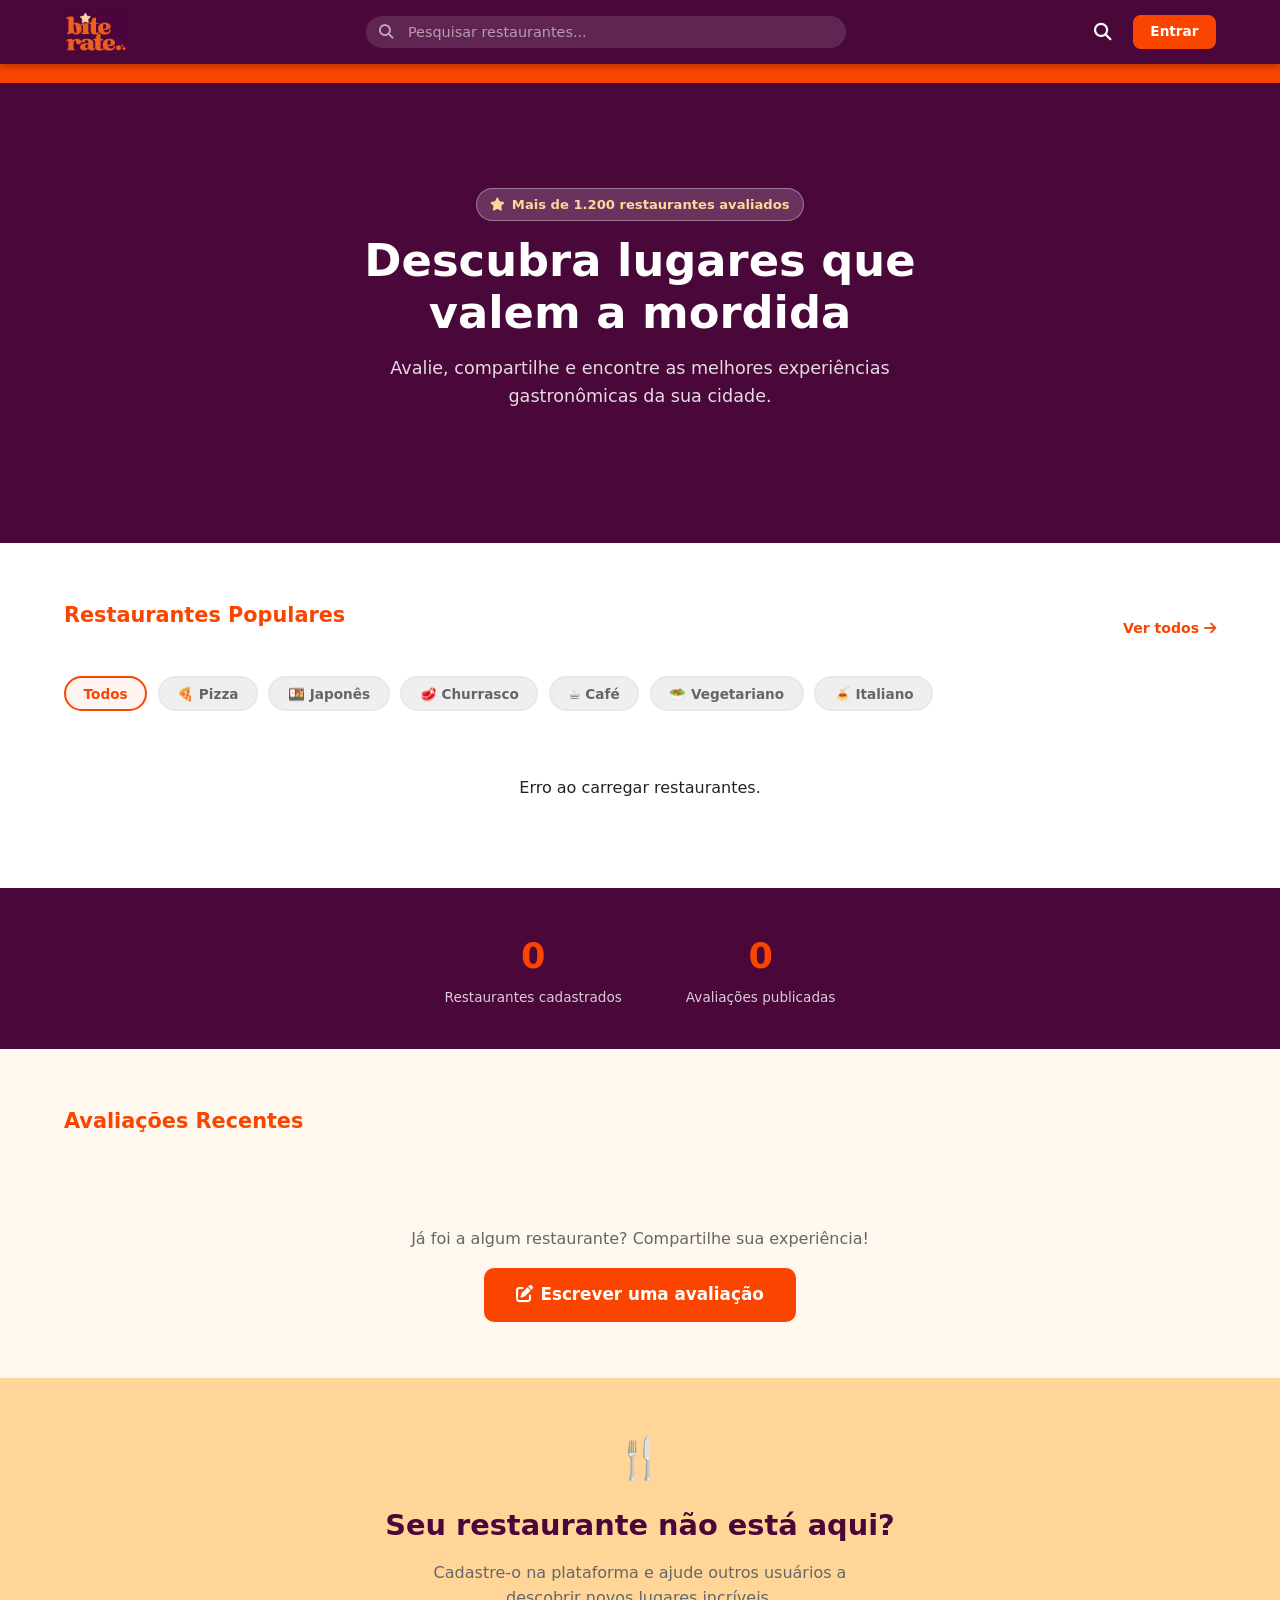
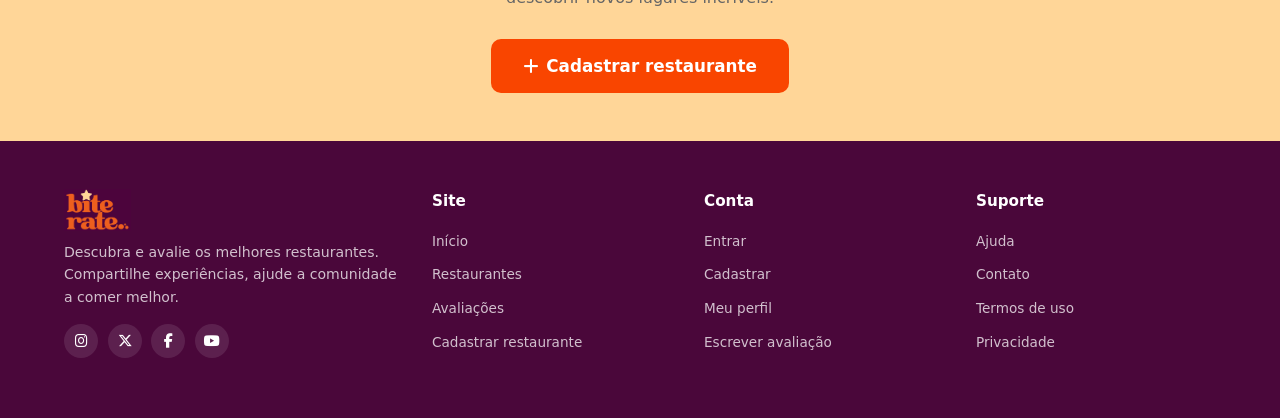
<file: biterate_frontend/index.html>
<!DOCTYPE html>
<html lang="pt-BR">
<head>
  <meta charset="UTF-8">
  <meta name="viewport" content="width=device-width, initial-scale=1.0">
  <title>BiteRate — Avalie cada mordida</title>
  <meta name="description" content="Descubra e avalie os melhores restaurantes da sua cidade. Compartilhe experiências gastronômicas com BiteRate.">
  <link rel="stylesheet" href="css/style.css">
  <!-- Font Awesome (ícones) -->
  <link rel="stylesheet" href="https://cdnjs.cloudflare.com/ajax/libs/font-awesome/6.5.0/css/all.min.css">
  <style>
    /* ── Seção creme ── */
    .section-cream { background: var(--cream-light); }

    /* ── Hero override ── */
    .hero { min-height: 460px; }
    .hero-badge {
      display: inline-flex; align-items: center; gap: .4rem;
      background: rgba(255,255,255,.18); border: 1px solid rgba(255,255,255,.35);
      border-radius: 20px; padding: .3rem .85rem;
      font-size: .82rem; font-weight: 600; color: var(--cream);
      margin-bottom: .9rem;
    }

    /* ── Ranking strip ── */
    .ranking-strip {
      background: var(--orange);
      color: var(--white);
      padding: .6rem 0;
      overflow: hidden;
    }
    .ranking-strip-inner {
      display: flex; align-items: center; gap: 2.5rem;
      white-space: nowrap; animation: ticker 30s linear infinite;
    }
    .ranking-strip-inner span { font-size: .82rem; font-weight: 600; }
    .ranking-strip-inner .medal { font-size: .9rem; }
    @keyframes ticker { 0%{transform:translateX(0)} 100%{transform:translateX(-50%)} }

    /* ── Category pills ── */
    .category-pills {
      display: flex; gap: .65rem; flex-wrap: wrap; margin-bottom: 2rem;
    }
    .pill {
      padding: .45rem 1.1rem; border-radius: 24px; font-size: .85rem; font-weight: 600;
      border: 2px solid var(--gray-200); color: var(--gray-600); cursor: pointer;
      transition: all var(--transition);
    }
    .pill:hover, .pill.active { border-color: var(--orange); color: var(--orange); background: rgba(249,69,0,.06); }

    /* ── Restaurante card favorite btn ── */
    .fav-btn {
      width: 32px; height: 32px; border-radius: 50%;
      background: rgba(255,255,255,.9);
      border: none; cursor: pointer;
      display: flex; align-items: center; justify-content: center;
      font-size: .9rem; color: var(--gray-400);
      transition: color var(--transition), background var(--transition);
      box-shadow: 0 1px 4px rgba(0,0,0,.12);
    }
    .fav-btn:hover, .fav-btn.active { color: var(--orange); background: var(--white); }
    .card-fav { position: absolute; top: .7rem; right: .7rem; }

    .restaurant-card { position: relative; }

    /* ── Stats banner ── */
    .stats-banner {
      background: var(--purple);
      color: var(--white);
      padding: 2.5rem 0;
    }
    .stats-grid {
      display: flex; justify-content: center; gap: 4rem; text-align: center;
    }
    .stat-item .stat-n { font-size: 2.2rem; font-weight: 900; color: var(--orange); }
    .stat-item .stat-l { font-size: .85rem; opacity: .8; margin-top: .15rem; }

    @media(max-width:768px) { .stats-grid { grid-template-columns: repeat(2,1fr); } }
    @media(max-width:480px) { .stats-grid { grid-template-columns: repeat(2,1fr); } }
  </style>
</head>
<body>


<!-- ═══════════ NAVBAR ═══════════ -->
<nav class="navbar" role="navigation" aria-label="Navegação principal">
  <div class="navbar-inner">
    <a class="navbar-logo" href="index.html" aria-label="BiteRate - Página inicial">
      <img src="img/logo-img.png" alt="BiteRate" style="height:40px;width:auto;display:block;">
    </a>

    <div class="navbar-search">
      <i class="fa-solid fa-magnifying-glass search-icon" aria-hidden="true"></i>
      <input type="search" placeholder="Pesquisar restaurantes..." aria-label="Buscar restaurantes"
             onkeydown="if(event.key==='Enter') window.location.href='pages/buscar.html?q='+encodeURIComponent(this.value)">
    </div>

    <div class="navbar-actions">
      <a href="pages/buscar.html" class="nav-icon-btn" title="Buscar" aria-label="Buscar">
        <i class="fa-solid fa-magnifying-glass" aria-hidden="true"></i>
      </a>
      <div class="nav-avatar" title="Perfil" aria-label="Perfil">?</div>
      <a href="pages/login.html" class="nav-btn-login nav-auth-btn" style="border-radius:8px;padding:.4rem 1.1rem;font-weight:600;font-size:.85rem;">
        Entrar
      </a>
    </div>

    <button class="nav-toggle" aria-label="Abrir menu" onclick="document.querySelector('.mobile-menu').classList.toggle('open')">
      <span></span><span></span><span></span>
    </button>
  </div>

  <!-- Mobile menu -->
  <div class="mobile-menu" style="display:none;" id="mobileMenu">
    <div style="padding:1rem 1.5rem; background:rgba(0,0,0,.15); display:flex; flex-direction:column; gap:.75rem;">
      <div style="position:relative;">
        <i class="fa-solid fa-magnifying-glass" style="position:absolute;left:.8rem;top:50%;transform:translateY(-50%);color:rgba(255,255,255,.6);font-size:.85rem;"></i>
        <input type="search" placeholder="Buscar restaurantes..." style="width:100%;padding:.5rem 1rem .5rem 2.4rem;border-radius:8px;border:none;background:rgba(255,255,255,.15);color:#fff;font-size:.9rem;outline:none;">
      </div>
      <a href="pages/login.html" class="nav-auth-btn" style="color:#fff;font-size:.9rem;">Entrar</a>
      <a href="pages/register.html" class="nav-auth-btn" style="color:#fff;font-size:.9rem;">Cadastrar</a>
      <a href="pages/perfil.html" class="nav-loggedin-btn" style="color:#fff;font-size:.9rem;display:none;">Meu perfil</a>
    </div>
  </div>
</nav>

<!-- ═══════════ RANKING STRIP ═══════════ -->
<div class="ranking-strip" aria-hidden="true">
  <div class="container" style="overflow:hidden;">
    <div class="ranking-strip-inner" id="ticker"></div>
  </div>
</div>

<!-- ═══════════ HERO ═══════════ -->
<section class="hero" aria-label="Destaque">
  <div class="hero-bg" aria-hidden="true"></div>
  <div class="container">
    <div class="hero-content" style="text-align:center;align-items:center;">
      <div class="hero-badge"><i class="fa-solid fa-star" aria-hidden="true"></i>
        <span id="heroBadgeCount">Mais de 1.200 restaurantes avaliados</span>
      </div>
      <h1>Descubra lugares que valem a mordida</h1>
      <p>Avalie, compartilhe e encontre as melhores experiências gastronômicas da sua cidade.</p>
    </div>
  </div>
</section>

<!-- ═══════════ RESTAURANTES POPULARES ═══════════ -->
<section class="section" aria-labelledby="popular-title">
  <div class="container">
    <div style="display:flex;align-items:center;justify-content:space-between;margin-bottom:1.25rem;">
      <h2 class="section-title" id="popular-title" >Restaurantes Populares
      </h2>
      <a href="pages/buscar.html" style="font-size:.88rem;color:var(--orange);font-weight:600;">
        Ver todos <i class="fa-solid fa-arrow-right" aria-hidden="true"></i>
      </a>
    </div>

    <!-- Category filter -->
    <div class="category-pills" role="group" aria-label="Filtrar por categoria">
      <button class="pill active" data-cat="" onclick="filterCategory(this)">Todos</button>
      <button class="pill" data-cat="Pizzaria" onclick="filterCategory(this)">🍕 Pizza</button>
      <button class="pill" data-cat="Japonês" onclick="filterCategory(this)">🍱 Japonês</button>
      <button class="pill" data-cat="Churrascaria" onclick="filterCategory(this)">🥩 Churrasco</button>
      <button class="pill" data-cat="Café" onclick="filterCategory(this)">☕ Café</button>
      <button class="pill" data-cat="Vegetariano" onclick="filterCategory(this)">🥗 Vegetariano</button>
      <button class="pill" data-cat="Italiano" onclick="filterCategory(this)">🍝 Italiano</button>
    </div>

    <div class="grid-4" id="restaurantsGrid">
      <p style="grid-column:1/-1;text-align:center;padding:2rem;color:var(--gray-400);"><i class="fa-solid fa-spinner fa-spin"></i> Carregando...</p>
    </div>
    <nav class="pagination" id="indexPaginacao" aria-label="Paginação de restaurantes" style="display:none;"></nav>
  </div>
</section>

<!-- ═══════════ STATS BANNER ═══════════ -->
<div class="stats-banner" aria-label="Estatísticas da plataforma">
  <div class="container">
    <div class="stats-grid">
      <div class="stat-item">
        <div class="stat-n" id="counterRestaurantes">0</div>
        <div class="stat-l">Restaurantes cadastrados</div>
      </div>
      <div class="stat-item">
        <div class="stat-n" id="counterAvaliacoes">0</div>
        <div class="stat-l">Avaliações publicadas</div>
      </div>

    </div>
  </div>
</div>

<!-- ═══════════ AVALIAÇÕES RECENTES ═══════════ -->
<section class="section section-cream" aria-labelledby="reviews-title">
  <div class="container">
    <div style="display:flex;align-items:center;justify-content:space-between;margin-bottom:1.5rem;">
      <h2 class="section-title" id="reviews-title" >Avaliações Recentes
      </h2>

    </div>

    <div class="grid-3" id="recentReviewsGrid">
      <p style="grid-column:1/-1;text-align:center;padding:2rem;color:var(--gray-400);"><i class="fa-solid fa-spinner fa-spin"></i></p>
    </div>

        <!-- CTA cadastrar avaliação -->
    <div style="text-align:center;margin-top:2.5rem;">
      <p style="color:var(--gray-600);margin-bottom:1rem;">Já foi a algum restaurante? Compartilhe sua experiência!</p>
      <a href="pages/avaliar.html" class="btn btn-primary btn-lg">
        <i class="fa-solid fa-pen-to-square" aria-hidden="true"></i> Escrever uma avaliação
      </a>
    </div>
  </div>
</section>

<!-- ═══════════ CTA CADASTRAR RESTAURANTE ═══════════ -->
<section style="background:var(--cream);padding:3rem 0;" aria-labelledby="cta-title">
  <div class="container" style="text-align:center;">
    <div style="font-size:2.5rem;margin-bottom:.75rem;" aria-hidden="true">🍴</div>
    <h2 id="cta-title" style="color:var(--purple);margin-bottom:.75rem;">Seu restaurante não está aqui?</h2>
    <p style="color:var(--gray-600);max-width:480px;margin:0 auto 1.75rem;">Cadastre-o na plataforma e ajude outros usuários a descobrir novos lugares incríveis.</p>
    <a href="pages/cadastrar-restaurante.html" class="btn btn-primary btn-lg">
      <i class="fa-solid fa-plus" aria-hidden="true"></i> Cadastrar restaurante
    </a>
  </div>
</section>

<!-- ═══════════ FOOTER ═══════════ -->
<footer class="footer" role="contentinfo">
  <div class="container">
    <div class="footer-grid">
      <div class="footer-brand">
        <div class="logo-text"><img src="img/logo-img.png" alt="BiteRate" style="height:42px;width:auto;display:block;"></div>
        <p>Descubra e avalie os melhores restaurantes. Compartilhe experiências, ajude a comunidade a comer melhor.</p>
        <div class="social-links" aria-label="Redes sociais">
          <a href="#" aria-label="Instagram"><i class="fa-brands fa-instagram" aria-hidden="true"></i></a>
          <a href="#" aria-label="Twitter/X"><i class="fa-brands fa-x-twitter" aria-hidden="true"></i></a>
          <a href="#" aria-label="Facebook"><i class="fa-brands fa-facebook-f" aria-hidden="true"></i></a>
          <a href="#" aria-label="YouTube"><i class="fa-brands fa-youtube" aria-hidden="true"></i></a>
        </div>
      </div>
      <div class="footer-col">
        <h4>Site</h4>
        <ul>
          <li><a href="index.html">Início</a></li>
          <li><a href="pages/buscar.html">Restaurantes</a></li>
          <li><a href="pages/buscar.html?tipo=avaliacoes">Avaliações</a></li>
          <li><a href="pages/cadastrar-restaurante.html">Cadastrar restaurante</a></li>
        </ul>
      </div>
      <div class="footer-col">
        <h4>Conta</h4>
        <ul>
          <li><a href="pages/login.html">Entrar</a></li>
          <li><a href="pages/register.html">Cadastrar</a></li>
          <li><a href="pages/perfil.html">Meu perfil</a></li>
          <li><a href="pages/avaliar.html">Escrever avaliação</a></li>
        </ul>
      </div>
      <div class="footer-col">
        <h4>Suporte</h4>
        <ul>
          <li><a href="#">Ajuda</a></li>
          <li><a href="#">Contato</a></li>
          <li><a href="#">Termos de uso</a></li>
          <li><a href="#">Privacidade</a></li>
        </ul>
      </div>
    </div>
  </div>
</footer>

<div class="toast-container" id="toastContainer" aria-live="polite"></div>

<script src="js/api.js"></script>
<script>
  // ── Init ──────────────────────────────────────────────────
  let currentPage = 0;
  let totalPages = 0;
  let currentCategory = '';
  let favoritosSet = new Set();

  document.addEventListener('DOMContentLoaded', () => {
    initNavbar();
    if (isLoggedIn()) carregarFavoritosSet().then(() => buscarRestaurantes_index());
    else buscarRestaurantes_index();
    carregarAvaliacoesRecentes();
    carregarRanking();
  });

  // ── Favoritos set ────────────────────────────────────────
  async function carregarFavoritosSet() {
    try {
      const favs = await getMeusFavoritos();
      const items = favs.content ?? favs;
      favoritosSet = new Set((Array.isArray(items) ? items : []).map(r => r.id));
    } catch {}
  }

  // ── Busca de restaurantes ─────────────────────────────────
  async function buscarRestaurantes_index(page) {
    page = page ?? currentPage;
    const params = { page, size: 8, ordenacao: 'nota' };
    if (currentCategory) params.categorias = [currentCategory];
    setGridLoading(true);
    try {
      const data = await buscarRestaurantes(params);
      const items = data.content ?? data;
      totalPages = data.totalPages ?? 1;
      currentPage = data.number ?? page;
      renderRestaurantsGrid(items);
      renderPaginacaoIndex(currentPage, totalPages);
      // atualiza badge e contador com total real
      const total = data.totalElements ?? items.length;
      const badge = document.getElementById('heroBadgeCount');
      if (badge) badge.textContent = total > 1 ? `Mais de ${total - 1} restaurantes avaliados` : `${total} restaurante${total !== 1 ? 's' : ''} cadastrado${total !== 1 ? 's' : ''}`;
      const cR = document.getElementById('counterRestaurantes');
      if (cR) cR.textContent = total;
      // total de avaliações = soma de totalAvaliacoes dos cards
      const totalAvs = items.reduce((s, r) => s + (r.totalAvaliacoes || 0), 0);
      const cA = document.getElementById('counterAvaliacoes');
      if (cA && totalAvs > 0) cA.textContent = totalAvs;
    } catch {
      document.getElementById('restaurantsGrid').innerHTML =
        '<p style="grid-column:1/-1;text-align:center;padding:2rem;color:var(--gray-500);">Erro ao carregar restaurantes.</p>';
    }
  }

  function setGridLoading(on) {
    if (on) document.getElementById('restaurantsGrid').innerHTML =
      '<p style="grid-column:1/-1;text-align:center;padding:2rem;color:var(--gray-400);"><i class="fa-solid fa-spinner fa-spin"></i> Carregando...</p>';
  }

  function renderRestaurantsGrid(items) {
    const grid = document.getElementById('restaurantsGrid');
    if (!items.length) {
      grid.innerHTML = '<p style="grid-column:1/-1;text-align:center;padding:2rem;color:var(--gray-500);">Nenhum restaurante encontrado.</p>';
      return;
    }
    grid.innerHTML = items.map(r => {
      const emoji = categoriaEmoji(r.categoria);
      const fotoEl = r.fotoUrl ? `<img src="${r.fotoUrl}" alt="${r.nome}" style="width:100%;height:100%;object-fit:cover;">` : emoji;
      return `<article class="card restaurant-card" onclick="sessionStorage.setItem('restauranteId','${r.id}');window.location.href='pages/restaurante.html'" style="cursor:pointer;">
        <div class="card-img-placeholder">${fotoEl}</div>
        <button class="fav-btn card-fav ${favoritosSet.has(r.id) ? 'active' : ''}" onclick="toggleFav(event,this,${r.id})" aria-label="Favoritar ${r.nome}">
          <i class="fa-solid fa-heart"></i>
        </button>
        <div class="card-body">
          <div class="card-category">${r.categoria||''}</div>
          <h3 class="card-title">${r.nome}</h3>
          <p class="card-address"><i class="fa-solid fa-location-dot"></i> ${r.bairro||r.cidade||''}</p>
          <div class="card-footer">
            <span class="stars stars-sm">${renderStars(r.mediaNote||0)}</span>
            <span class="rating-badge">${(r.mediaNote||0).toFixed(1)}</span>
          </div>
        </div>
      </article>`;
    }).join('');
  }

  function renderPaginacaoIndex(page, total) {
    const nav = document.getElementById('indexPaginacao');
    if (total <= 1) { nav.style.display = 'none'; return; }
    nav.style.display = 'flex';
    let h = '';
    h += `<a href="#" onclick="goPage(event,${page-1})" ${page===0?'style="opacity:.4;pointer-events:none;"':''}><i class="fa-solid fa-chevron-left"></i></a>`;
    for (let i = 0; i < total; i++) {
      h += `<a href="#" onclick="goPage(event,${i})" ${i===page?'class="active"':''}>${i+1}</a>`;
    }
    h += `<a href="#" onclick="goPage(event,${page+1})" ${page===total-1?'style="opacity:.4;pointer-events:none;"':''}><i class="fa-solid fa-chevron-right"></i></a>`;
    nav.innerHTML = h;
  }

  function goPage(e, p) {
    e.preventDefault();
    if (p < 0 || p >= totalPages) return;
    currentPage = p;
    buscarRestaurantes_index(p);
    document.getElementById('restaurantsGrid').scrollIntoView({ behavior: 'smooth' });
  }

  // ── Categoria filter ──────────────────────────────────────
  function filterCategory(btn) {
    document.querySelectorAll('.pill').forEach(p => p.classList.remove('active'));
    btn.classList.add('active');
    currentCategory = btn.dataset.cat || '';
    currentPage = 0;
    buscarRestaurantes_index(0);
  }

  // ── Search ────────────────────────────────────────────────
  function doSearch() {
    const q = document.querySelector('.hero-search-input')?.value.trim() ||
              document.querySelector('input[type="search"]')?.value.trim() || '';
    window.location.href = 'pages/buscar.html' + (q ? '?q=' + encodeURIComponent(q) : '');
  }

  // ── Avaliações recentes ───────────────────────────────────
  async function carregarAvaliacoesRecentes() {
    try {
      const data = await apiRequest('GET', '/api/avaliacoes/recentes?size=6');
      const reviews = data.content ?? data;
      const grid = document.getElementById('recentReviewsGrid');
      grid.innerHTML = reviews.length
        ? reviews.map(a => reviewCardHTML(a)).join('')
        : '<p style="grid-column:1/-1;text-align:center;color:var(--gray-400);">Nenhuma avaliação recente.</p>';
    } catch {
      document.getElementById('recentReviewsGrid').innerHTML = '';
    }
  }

  function reviewCardHTML(a) {
    const date = a.criadoEm ? tempoRelativo(new Date(a.criadoEm)) : '';
    const avatar = (a.clienteNome||'U')[0].toUpperCase();
    return `<article class="card review-card">
      <div class="review-header">
        <div class="review-img-placeholder">${categoriaEmoji(null)}</div>
        <div class="review-meta">
          <div class="review-restaurant">${a.restauranteNome||''}</div>
          <span class="stars stars-sm">${renderStars(a.nota)}</span>
          ${a.titulo ? `<div class="review-title mt-1">${a.titulo}</div>` : ''}
        </div>
      </div>
      <p class="review-body">${(a.comentario||'').slice(0,160)}${a.comentario?.length>160?'…':''}</p>
      <div class="review-footer">
        <div class="reviewer">
          <div class="reviewer-avatar">${avatar}</div>
          <span>${a.clienteNome||a.clienteUsername||'Usuário'}</span>
        </div>
        <span class="text-muted text-sm">${date}</span>
      </div>
    </article>`;
  }

  // ── Favoritar ─────────────────────────────────────────────
  async function toggleFav(e, btn, id) {
    e.stopPropagation();
    if (!isLoggedIn()) { window.location.href = 'pages/login.html'; return; }
    try {
      await favoritarRestaurante(id);
      btn.classList.toggle('active');
    } catch {}
  }

  // ── Helpers ───────────────────────────────────────────────
  function categoriaEmoji(cat) {
    const map = {'Italiano':'🍝','Japonês':'🍣','Pizzaria':'🍕','Churrascaria':'🥩','Café':'☕','Vegetariano':'🥗','Americano':'🍔','Mexicano':'🌮','Frutos do Mar':'🦞','Chinês':'🥡'};
    return map[cat] || '🍽️';
  }

  function tempoRelativo(date) {
    const diff = Math.floor((Date.now() - date) / 1000);
    if (diff < 60) return 'agora';
    if (diff < 3600) return `há ${Math.floor(diff/60)} min`;
    if (diff < 86400) return `há ${Math.floor(diff/3600)}h`;
    return `há ${Math.floor(diff/86400)} dias`;
  }

  // ── Ranking strip ────────────────────────────────────────
  async function carregarRanking() {
    try {
      const data = await buscarRestaurantes({ size: 7, ordenacao: 'nota' });
      const items = (data.content ?? data).filter(r => r.totalAvaliacoes > 0);
      if (!items.length) return;
      const medals = ['🥇','🥈','🥉'];
      const spans = items.map((r, i) => {
        const medal = medals[i] ? `<span class="medal">${medals[i]}</span>` : '⭐';
        const nota = (r.mediaNote || 0).toFixed(1);
        return `<span>${medal} #${i+1} ${r.nome} — ${nota} ★</span>`;
      });
      // duplicate for seamless loop animation
      const ticker = document.getElementById('ticker');
      ticker.innerHTML = [...spans, ...spans].join('');
    } catch {}
  }

  // Hero search enter key
  document.addEventListener('keydown', e => {
    if (e.key === 'Enter' && e.target.matches('input[type="search"], .hero-search-input')) doSearch();
  });
</script>
</body>
</html>
</file>
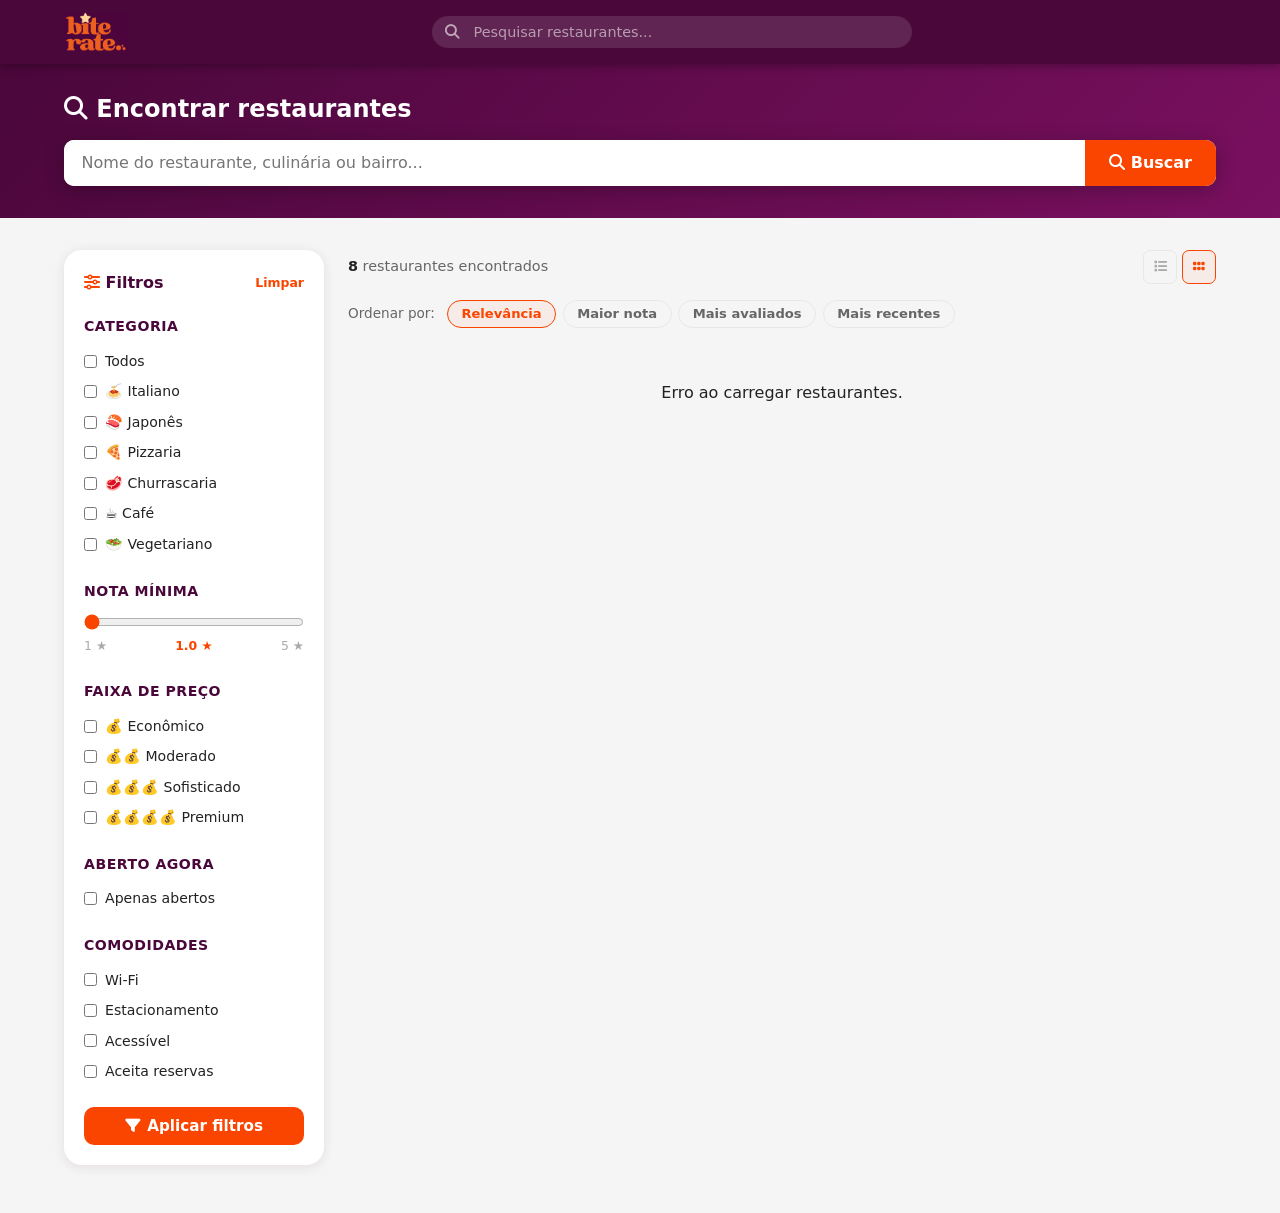
<file: biterate_frontend/pages/buscar.html>
<!DOCTYPE html>
<html lang="pt-BR">
<head>
  <meta charset="UTF-8">
  <meta name="viewport" content="width=device-width, initial-scale=1.0">
  <title>Buscar restaurantes — BiteRate</title>
  <link rel="stylesheet" href="../css/style.css">
  <link rel="stylesheet" href="https://cdnjs.cloudflare.com/ajax/libs/font-awesome/6.5.0/css/all.min.css">
  <style>
    body { background: var(--gray-100); min-height: 100vh; display: flex; flex-direction: column; }
    main { flex: 1; padding: 2rem 0 3rem; }

    .search-hero {
      background: linear-gradient(135deg, var(--purple) 0%, #7a1060 100%);
      padding: 2rem 0; color: var(--white);
    }
    .search-hero h1 { font-size: 1.5rem; margin-bottom: 1rem; }
    .search-bar-big {
      display: flex; background: var(--white); border-radius: var(--radius);
      overflow: hidden; box-shadow: 0 4px 20px rgba(0,0,0,.25);
    }
    .search-bar-big input {
      flex: 1; padding: .85rem 1.1rem; border: none; outline: none;
      font-size: 1rem; color: var(--gray-800);
    }
    .search-bar-big button {
      background: var(--orange); color: var(--white); border: none;
      padding: .85rem 1.5rem; font-size: 1rem; font-weight: 700; cursor: pointer;
      transition: background var(--transition);
    }
    .search-bar-big button:hover { background: #d93c00; }

    .results-layout { display: grid; grid-template-columns: 260px 1fr; gap: 1.5rem; align-items: start; }

    /* Filters sidebar */
    .filters-sidebar {
      background: var(--white); border-radius: var(--radius-lg);
      box-shadow: var(--shadow); padding: 1.25rem; position: sticky; top: 80px;
    }
    .filter-section { margin-bottom: 1.5rem; }
    .filter-section:last-child { margin-bottom: 0; }
    .filter-title { font-size: .88rem; font-weight: 700; color: var(--purple); margin-bottom: .75rem; text-transform: uppercase; letter-spacing: .5px; }
    .filter-option { display: flex; align-items: center; gap: .5rem; margin-bottom: .5rem; cursor: pointer; font-size: .88rem; color: var(--gray-700); }
    .filter-option input { accent-color: var(--orange); }
    .filter-option:hover { color: var(--orange); }
    .filter-range { display: flex; flex-direction: column; gap: .4rem; }
    .filter-range input[type="range"] { accent-color: var(--orange); width: 100%; }
    .filter-range .range-labels { display: flex; justify-content: space-between; font-size: .78rem; color: var(--gray-400); }

    /* Results */
    .results-header {
      display: flex; align-items: center; justify-content: space-between;
      margin-bottom: 1rem; flex-wrap: wrap; gap: .5rem;
    }
    .results-count { font-size: .9rem; color: var(--gray-600); }
    .results-count strong { color: var(--gray-800); }
    .view-toggle { display: flex; gap: .3rem; }
    .view-btn {
      width: 34px; height: 34px; border-radius: 7px;
      background: none; border: 1.5px solid var(--gray-200); color: var(--gray-400);
      display: flex; align-items: center; justify-content: center; cursor: pointer;
      transition: all var(--transition);
    }
    .view-btn.active { border-color: var(--orange); color: var(--orange); background: rgba(249,69,0,.06); }

    /* Sort */
    .sort-bar { display: flex; align-items: center; gap: .75rem; margin-bottom: 1.25rem; flex-wrap: wrap; }
    .sort-bar .sort-label { font-size: .85rem; color: var(--gray-600); }
    .sort-chips { display: flex; gap: .4rem; flex-wrap: wrap; }
    .sort-chip {
      padding: .35rem .85rem; border-radius: 20px; font-size: .82rem; font-weight: 600;
      border: 1.5px solid var(--gray-200); color: var(--gray-600); background: none; cursor: pointer;
      transition: all var(--transition);
    }
    .sort-chip:hover { border-color: var(--orange); color: var(--orange); }
    .sort-chip.active { border-color: var(--orange); color: var(--orange); background: rgba(249,69,0,.06); }

    /* List view */
    .restaurant-list-item {
      background: var(--white); border-radius: var(--radius-lg);
      box-shadow: var(--shadow); padding: 1.1rem 1.25rem;
      margin-bottom: .85rem; display: flex; gap: 1.1rem; align-items: flex-start;
      transition: box-shadow var(--transition), transform var(--transition);
      cursor: pointer;
    }
    .restaurant-list-item:hover { box-shadow: var(--shadow-hover); transform: translateX(3px); }
    .rli-img {
      width: 90px; height: 90px; border-radius: var(--radius);
      background: linear-gradient(135deg, var(--cream), #f0c870);
      display: flex; align-items: center; justify-content: center; font-size: 2.2rem; flex-shrink: 0;
    }
    .rli-body { flex: 1; }
    .rli-cat { font-size: .75rem; font-weight: 700; color: var(--orange); text-transform: uppercase; letter-spacing: .4px; margin-bottom: .2rem; }
    .rli-name { font-size: 1rem; font-weight: 700; color: var(--gray-800); margin-bottom: .2rem; }
    .rli-address { font-size: .82rem; color: var(--gray-600); margin-bottom: .45rem; }
    .rli-meta { display: flex; align-items: center; gap: 1rem; font-size: .82rem; color: var(--gray-500); flex-wrap: wrap; }
    .rli-rating { display: flex; align-items: center; gap: .35rem; }
    .rli-side { display: flex; flex-direction: column; align-items: flex-end; gap: .5rem; flex-shrink: 0; }

    @media(max-width:900px) { .results-layout { grid-template-columns: 1fr; } .filters-sidebar { position: static; } }
    @media(max-width:600px) { .search-bar-big input { font-size: .9rem; } }
  </style>
</head>
<body>
<nav class="navbar">
  <div class="navbar-inner">
    <a class="navbar-logo" href="../index.html">
      <img src="../img/logo-img.png" alt="BiteRate" style="height:40px;width:auto;display:block;">
    </a>
    <div class="navbar-search">
      <i class="fa-solid fa-magnifying-glass search-icon"></i>
      <input type="search" id="navSearch" placeholder="Pesquisar restaurantes...">
    </div>
    <div class="navbar-actions">
      <div class="nav-avatar" onclick="window.location.href='perfil.html'">F</div>
    </div>
  </div>
</nav>

<!-- Search hero -->
<div class="search-hero">
  <div class="container">
    <h1><i class="fa-solid fa-magnifying-glass"></i> Encontrar restaurantes</h1>
    <div class="search-bar-big" role="search">
      <input type="search" id="mainSearch" placeholder="Nome do restaurante, culinária ou bairro..." aria-label="Buscar restaurante"
             oninput="doSearch()">
      <button onclick="doSearch()" aria-label="Buscar"><i class="fa-solid fa-magnifying-glass"></i> Buscar</button>
    </div>
  </div>
</div>

<main>
  <div class="container">
    <div class="results-layout">

      <!-- Filters -->
      <aside class="filters-sidebar" aria-label="Filtros de busca">
        <div style="display:flex;align-items:center;justify-content:space-between;margin-bottom:1.25rem;">
          <h2 style="font-size:1rem;font-weight:700;color:var(--purple);margin:0;"><i class="fa-solid fa-sliders" style="color:var(--orange);"></i> Filtros</h2>
          <button style="font-size:.78rem;color:var(--orange);background:none;border:none;cursor:pointer;font-weight:600;" onclick="clearFilters()">Limpar</button>
        </div>

        <div class="filter-section">
          <div class="filter-title">Categoria</div>
          <label class="filter-option"><input type="checkbox" id="catTodos" onchange="toggleTodos(this)"> Todos</label>
          <label class="filter-option"><input type="checkbox" name="categoria" value="Italiano" onchange="applyFilters()"> 🍝 Italiano</label>
          <label class="filter-option"><input type="checkbox" name="categoria" value="Japonês" onchange="applyFilters()"> 🍣 Japonês</label>
          <label class="filter-option"><input type="checkbox" name="categoria" value="Pizzaria" onchange="applyFilters()"> 🍕 Pizzaria</label>
          <label class="filter-option"><input type="checkbox" name="categoria" value="Churrascaria" onchange="applyFilters()"> 🥩 Churrascaria</label>
          <label class="filter-option"><input type="checkbox" name="categoria" value="Café" onchange="applyFilters()"> ☕ Café</label>
          <label class="filter-option"><input type="checkbox" name="categoria" value="Vegetariano" onchange="applyFilters()"> 🥗 Vegetariano</label>
        </div>

        <div class="filter-section">
          <div class="filter-title">Nota mínima</div>
          <div class="filter-range">
            <input type="range" min="1" max="5" step="0.5" value="1" id="ratingFilter" oninput="updateRatingLabel(this.value)">
            <div class="range-labels">
              <span>1 ★</span>
              <span id="ratingLabel" style="font-weight:700;color:var(--orange);">1.0 ★</span>
              <span>5 ★</span>
            </div>
          </div>
        </div>

        <div class="filter-section">
          <div class="filter-title">Faixa de preço</div>
          <label class="filter-option"><input type="checkbox" name="faixaPreco" value="1" onchange="applyFilters()"> 💰 Econômico</label>
          <label class="filter-option"><input type="checkbox" name="faixaPreco" value="2" onchange="applyFilters()"> 💰💰 Moderado</label>
          <label class="filter-option"><input type="checkbox" name="faixaPreco" value="3" onchange="applyFilters()"> 💰💰💰 Sofisticado</label>
          <label class="filter-option"><input type="checkbox" name="faixaPreco" value="4" onchange="applyFilters()"> 💰💰💰💰 Premium</label>
        </div>

        <div class="filter-section">
          <div class="filter-title">Aberto agora</div>
          <label class="filter-option"><input type="checkbox" id="apenasAbertos" onchange="applyFilters()"> Apenas abertos</label>
        </div>

        <div class="filter-section">
          <div class="filter-title">Comodidades</div>
          <label class="filter-option"><input type="checkbox" name="comodidade" value="Wi-Fi" onchange="applyFilters()"> Wi-Fi</label>
          <label class="filter-option"><input type="checkbox" name="comodidade" value="Estacionamento" onchange="applyFilters()"> Estacionamento</label>
          <label class="filter-option"><input type="checkbox" name="comodidade" value="Acessível" onchange="applyFilters()"> Acessível</label>
          <label class="filter-option"><input type="checkbox" name="comodidade" value="Aceita reservas" onchange="applyFilters()"> Aceita reservas</label>
        </div>

        <button class="btn btn-primary btn-block mt-2" onclick="applyFilters()">
          <i class="fa-solid fa-filter"></i> Aplicar filtros
        </button>
      </aside>

      <!-- Results -->
      <div>
        <div class="results-header">
          <div class="results-count"><strong id="resultCount">8</strong> restaurantes encontrados</div>
          <div style="display:flex;gap:.75rem;align-items:center;">
            <div class="view-toggle">
              <button class="view-btn" id="viewList" onclick="setView('list')" title="Lista" aria-label="Visualização em lista"><i class="fa-solid fa-list"></i></button>
              <button class="view-btn active" id="viewGrid" onclick="setView('grid')" title="Grade" aria-label="Visualização em grade"><i class="fa-solid fa-grip"></i></button>
            </div>
          </div>
        </div>

        <div class="sort-bar">
          <span class="sort-label">Ordenar por:</span>
          <div class="sort-chips">
            <button class="sort-chip active" data-ord="relevancia" onclick="sortBy(this)">Relevância</button>
            <button class="sort-chip" data-ord="nota" onclick="sortBy(this)">Maior nota</button>
            <button class="sort-chip" data-ord="avaliacoes" onclick="sortBy(this)">Mais avaliados</button>
            <button class="sort-chip" data-ord="recentes" onclick="sortBy(this)">Mais recentes</button>
          </div>
        </div>

        <!-- List view (hidden by default) -->
        <div id="listView" style="display:none;"></div>

        <!-- Grid view (default) -->
        <div id="gridView">
          <div class="grid-4" id="resultsGrid"></div>
        </div>

        <nav class="pagination" id="paginacao" aria-label="Paginação" style="display:none;"></nav>
      </div>
    </div>
  </div>
</main>

<div class="toast-container" id="toastContainer" aria-live="polite"></div>

<script src="../js/api.js"></script>
<script>
  // ── Estado ────────────────────────────────────────────────
  let currentPage = 0;
  let currentOrdem = 'relevancia';
  let totalPages = 0;

  // ── Inicialização ─────────────────────────────────────────
  document.addEventListener('DOMContentLoaded', () => {
    initNavbar();
    const params = new URLSearchParams(window.location.search);
    const q = params.get('q') || '';
    if (q) document.getElementById('mainSearch').value = q;
    buscar();
  });

  // ── View (grid / lista) ───────────────────────────────────
  function setView(v) {
    if (v === 'list') {
      document.getElementById('listView').style.display = 'block';
      document.getElementById('gridView').style.display = 'none';
      document.getElementById('viewList').classList.add('active');
      document.getElementById('viewGrid').classList.remove('active');
    } else {
      document.getElementById('listView').style.display = 'none';
      document.getElementById('gridView').style.display = 'block';
      document.getElementById('viewList').classList.remove('active');
      document.getElementById('viewGrid').classList.add('active');
    }
  }

  // ── Filtros ───────────────────────────────────────────────
  function toggleTodos(cb) {
    if (cb.checked) {
      document.querySelectorAll('input[name="categoria"]').forEach(el => el.checked = false);
    }
    buscar();
  }

  function updateRatingLabel(val) {
    document.getElementById('ratingLabel').textContent = parseFloat(val).toFixed(1) + ' ★';
  }

  function applyFilters() {
    currentPage = 0;
    buscar();
  }

  function clearFilters() {
    document.querySelectorAll('.filter-option input').forEach(cb => cb.checked = false);
    document.getElementById('ratingFilter').value = 1;
    updateRatingLabel(1);
    document.getElementById('catTodos').checked = false;
    currentPage = 0;
    buscar();
  }

  function sortBy(btn) {
    document.querySelectorAll('.sort-chip').forEach(c => c.classList.remove('active'));
    btn.classList.add('active');
    currentOrdem = btn.dataset.ord;
    currentPage = 0;
    buscar();
  }

  function doSearch() {
    currentPage = 0;
    buscar();
  }

  // ── Coleta parâmetros e chama API ─────────────────────────
  async function buscar() {
    const termo = document.getElementById('mainSearch').value.trim();
    const categorias = [...document.querySelectorAll('input[name="categoria"]:checked')].map(el => el.value);
    const faixasPreco = [...document.querySelectorAll('input[name="faixaPreco"]:checked')].map(el => el.value);
    const comodidades = [...document.querySelectorAll('input[name="comodidade"]:checked')].map(el => el.value);
    const notaMinima = parseFloat(document.getElementById('ratingFilter').value);
    const apenasAbertos = document.getElementById('apenasAbertos').checked;

    const params = { page: currentPage, size: 12, ordenacao: currentOrdem };
    if (termo) params.termo = termo;
    if (categorias.length) params.categorias = categorias;
    if (faixasPreco.length) params.faixasPreco = faixasPreco;
    if (comodidades.length) params.comodidades = comodidades;
    if (notaMinima > 1) params.notaMinima = notaMinima;
    if (apenasAbertos) params.apenasAbertos = true;

    setLoading(true);
    try {
      const data = await buscarRestaurantes(params);
      const items = data.content ?? data;
      totalPages = data.totalPages ?? 1;
      const total = data.totalElements ?? items.length;

      document.getElementById('resultCount').textContent = total;
      renderCards(items);
      renderPaginacao(data.number ?? currentPage, totalPages);
    } catch (err) {
      document.getElementById('resultsGrid').innerHTML =
        '<p style="color:var(--gray-500);grid-column:1/-1;text-align:center;padding:2rem;">Erro ao carregar restaurantes.</p>';
      document.getElementById('listView').innerHTML = '';
    } finally {
      setLoading(false);
    }
  }

  function setLoading(on) {
    const grid = document.getElementById('resultsGrid');
    const list = document.getElementById('listView');
    if (on) {
      grid.innerHTML = '<p style="grid-column:1/-1;text-align:center;padding:2rem;color:var(--gray-400);"><i class="fa-solid fa-spinner fa-spin"></i> Carregando...</p>';
      list.innerHTML = '';
    }
  }

  // ── Render grid ───────────────────────────────────────────
  function renderCards(items) {
    const grid = document.getElementById('resultsGrid');
    const list = document.getElementById('listView');

    if (!items.length) {
      grid.innerHTML = '<p style="grid-column:1/-1;text-align:center;padding:2rem;color:var(--gray-500);">Nenhum restaurante encontrado.</p>';
      list.innerHTML = '';
      return;
    }

    grid.innerHTML = items.map(r => cardHTML(r)).join('');
    list.innerHTML = items.map(r => listItemHTML(r)).join('');
  }

  function cardHTML(r) {
    const fotoEl = r.fotoUrl
      ? `<img src="${r.fotoUrl}" alt="${r.nome}" style="width:100%;height:100%;object-fit:cover;">`
      : `<span style="font-size:2.5rem;">${categoriaEmoji(r.categoria)}</span>`;
    return `
      <article class="card restaurant-card">
        <div class="card-img-placeholder">${fotoEl}</div>
        <button class="fav-btn card-fav" onclick="toggleFav(event,this,${r.id})" aria-label="Favoritar ${r.nome}">
          <i class="fa-solid fa-heart"></i>
        </button>
        <div class="card-body">
          <div class="card-category">${r.categoria || ''}</div>
          <h3 class="card-title"><a href="restaurante.html" onclick="sessionStorage.setItem('restauranteId','${r.id}')">${r.nome}</a></h3>
          <p class="card-address"><i class="fa-solid fa-location-dot"></i> ${r.bairro || r.cidade || ''}</p>
          <div class="card-footer">
            <span class="stars stars-sm">${renderStars(r.mediaNote || 0)}</span>
            <span class="rating-badge">${(r.mediaNote || 0).toFixed(1)}</span>
          </div>
        </div>
      </article>`;
  }

  function listItemHTML(r) {
    const fotoEl = r.fotoUrl
      ? `<img src="${r.fotoUrl}" alt="${r.nome}" style="width:100%;height:100%;object-fit:cover;border-radius:var(--radius);">`
      : `<span style="font-size:1.8rem;">${categoriaEmoji(r.categoria)}</span>`;
    return `
      <article class="restaurant-list-item" onclick="sessionStorage.setItem('restauranteId','${r.id}');window.location.href='restaurante.html'">
        <div class="rli-img">${fotoEl}</div>
        <div class="rli-body">
          <div class="rli-cat">${r.categoria || ''}</div>
          <div class="rli-name">${r.nome}</div>
          <div class="rli-address"><i class="fa-solid fa-location-dot"></i> ${r.bairro || ''}, ${r.cidade || ''}</div>
          <div class="rli-meta">
            <span class="rli-rating"><i class="fa-solid fa-star" style="color:var(--orange);"></i> ${(r.mediaNote || 0).toFixed(1)} (${r.totalAvaliacoes || 0})</span>
            <span>${faixaPrecoLabel(r.faixaPreco)}</span>
          </div>
        </div>
        <div class="rli-side">
          <span class="rating-badge">${(r.mediaNote || 0).toFixed(1)}</span>
          <button class="fav-btn" onclick="toggleFav(event,this,${r.id})" aria-label="Favoritar">
            <i class="fa-solid fa-heart"></i>
          </button>
        </div>
      </article>`;
  }

  // ── Paginação ─────────────────────────────────────────────
  function renderPaginacao(page, total) {
    const nav = document.getElementById('paginacao');
    if (total <= 1) { nav.style.display = 'none'; return; }
    nav.style.display = 'flex';
    let html = '';
    html += `<a href="#" onclick="goPage(event,${page-1})" ${page===0?'style="opacity:.4;pointer-events:none;"':''}><i class="fa-solid fa-chevron-left"></i></a>`;
    for (let i = 0; i < total; i++) {
      if (total > 7 && i > 1 && i < total-1 && Math.abs(i - page) > 1) {
        if (i === 2 || i === total-2) html += '<span class="dots">…</span>';
        continue;
      }
      html += `<a href="#" onclick="goPage(event,${i})" ${i===page?'class="active"':''}>${i+1}</a>`;
    }
    html += `<a href="#" onclick="goPage(event,${page+1})" ${page===total-1?'style="opacity:.4;pointer-events:none;"':''}><i class="fa-solid fa-chevron-right"></i></a>`;
    nav.innerHTML = html;
  }

  function goPage(e, p) {
    e.preventDefault();
    if (p < 0 || p >= totalPages) return;
    currentPage = p;
    buscar();
    window.scrollTo({ top: 0, behavior: 'smooth' });
  }

  // ── Favoritar ─────────────────────────────────────────────
  async function toggleFav(e, btn, id) {
    e.stopPropagation();
    if (!isLoggedIn()) { window.location.href = 'login.html'; return; }
    try {
      await favoritarRestaurante(id);
      btn.classList.toggle('active');
    } catch (err) {
      showToast('Erro ao favoritar.', 'error');
    }
  }

  // ── Helpers ───────────────────────────────────────────────
  function categoriaEmoji(cat) {
    const map = { 'Italiano':'🍝','Japonês':'🍣','Pizzaria':'🍕','Churrascaria':'🥩','Café':'☕','Vegetariano':'🥗','Americano':'🍔','Mexicano':'🌮','Frutos do Mar':'🦞','Chinês':'🥡' };
    return map[cat] || '🍽️';
  }

  function showToast(msg, type) {
    const t = document.createElement('div');
    t.className = 'toast ' + type;
    const icons = { success:'fa-circle-check', error:'fa-circle-xmark', info:'fa-circle-info' };
    t.innerHTML = `<i class="fa-solid ${icons[type]||'fa-circle-info'}"></i> ${msg}`;
    document.getElementById('toastContainer').appendChild(t);
    setTimeout(() => t.remove(), 3000);
  }
</script>
</body>
</html>
</file>
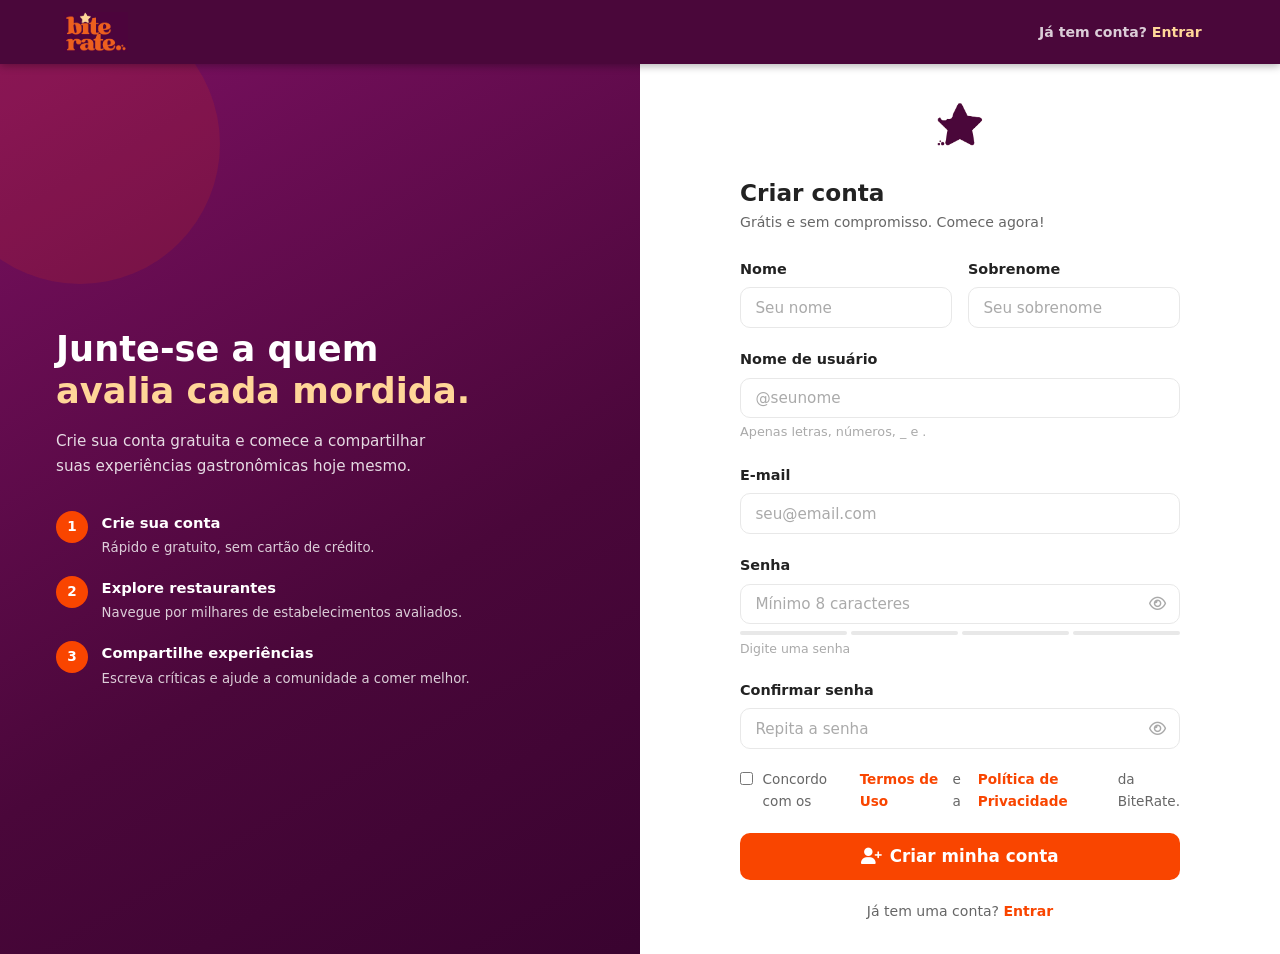
<file: biterate_frontend/pages/register.html>
<!DOCTYPE html>
<html lang="pt-BR">
<head>
  <meta charset="UTF-8">
  <meta name="viewport" content="width=device-width, initial-scale=1.0">
  <title>Cadastrar — BiteRate</title>
  <link rel="stylesheet" href="../css/style.css">
  <link rel="stylesheet" href="https://cdnjs.cloudflare.com/ajax/libs/font-awesome/6.5.0/css/all.min.css">
  <style>
    body { background: var(--cream-light); min-height: 100vh; display: flex; flex-direction: column; }

    .auth-page {
      flex: 1;
      display: grid;
      grid-template-columns: 1fr 1fr;
      min-height: calc(100vh - 64px);
    }

    .auth-left {
      background: linear-gradient(150deg, #7a1060 0%, var(--purple) 60%, #2d0028 130%);
      display: flex; flex-direction: column; justify-content: center;
      padding: 3rem 3.5rem; color: var(--white); position: relative; overflow: hidden;
    }
    .auth-left::before {
      content: ''; position: absolute;
      width: 280px; height: 280px; border-radius: 50%;
      background: rgba(249,69,0,.12); top: -60px; left: -60px;
    }
    .auth-tagline {
      font-size: clamp(1.5rem, 2.8vw, 2.2rem);
      font-weight: 900; line-height: 1.2; margin-bottom: 1rem; position: relative;
    }
    .auth-tagline span { color: var(--cream); }
    .auth-left p { font-size: .95rem; opacity: .85; line-height: 1.65; max-width: 380px; position: relative; }
    .steps-list { margin-top: 2rem; display: flex; flex-direction: column; gap: 1rem; position: relative; }
    .step-item { display: flex; align-items: flex-start; gap: .85rem; }
    .step-num {
      width: 32px; height: 32px; border-radius: 50%;
      background: var(--orange); color: var(--white);
      font-weight: 800; font-size: .85rem;
      display: flex; align-items: center; justify-content: center; flex-shrink: 0;
    }
    .step-item div strong { display: block; font-size: .92rem; }
    .step-item div span { font-size: .83rem; opacity: .8; }

    .auth-right {
      display: flex; flex-direction: column; justify-content: center;
      align-items: center; padding: 2rem; background: var(--white); overflow-y: auto;
    }
    .auth-form-box { width: 100%; max-width: 440px; }
    .auth-form-box .logo-text {
      font-size: 1.4rem; font-weight: 900; color: var(--purple);
      margin-bottom: 1.5rem; display: block; text-align: center;
    }
    .auth-form-box .logo-text span { color: var(--orange); }
    .auth-form-box h1 { font-size: 1.45rem; font-weight: 800; color: var(--gray-800); margin-bottom: .3rem; }
    .auth-form-box .subtitle { font-size: .88rem; color: var(--gray-600); margin-bottom: 1.5rem; }

    .input-icon-wrap { position: relative; }
    .input-icon-wrap .form-control { padding-right: 2.8rem; }
    .input-toggle {
      position: absolute; right: .9rem; top: 50%; transform: translateY(-50%);
      background: none; border: none; color: var(--gray-400); cursor: pointer; font-size: .95rem;
    }
    .input-toggle:hover { color: var(--gray-600); }

    .strength-bar { display: flex; gap: 4px; margin-top: .4rem; }
    .strength-bar span {
      height: 4px; flex: 1; border-radius: 2px;
      background: var(--gray-200); transition: background .3s;
    }
    .strength-label { font-size: .78rem; color: var(--gray-400); margin-top: .25rem; }

    .terms-check { display: flex; align-items: flex-start; gap: .6rem; font-size: .85rem; color: var(--gray-600); margin-bottom: 1.25rem; }
    .terms-check input { margin-top: 3px; flex-shrink: 0; accent-color: var(--orange); }
    .terms-check a { color: var(--orange); font-weight: 600; }

    .auth-switch { text-align: center; font-size: .88rem; color: var(--gray-600); margin-top: 1.25rem; }
    .auth-switch a { color: var(--orange); font-weight: 700; }

    @media(max-width:768px) {
      .auth-page { grid-template-columns: 1fr; }
      .auth-left { display: none; }
      .auth-right { padding: 2rem 1.25rem; justify-content: flex-start; padding-top: 2rem; }
    }
  </style>
</head>
<body>
<nav class="navbar">
  <div class="navbar-inner">
    <a class="navbar-logo" href="../index.html">
      <img src="../img/logo-img.png" alt="BiteRate" style="height:40px;width:auto;display:block;">
    </a>
    <div class="navbar-actions" style="margin-left:auto;">
      <a href="login.html" style="color:rgba(255,255,255,.8);font-size:.88rem;">Já tem conta? <strong style="color:var(--cream);">Entrar</strong></a>
    </div>
  </div>
</nav>

<main class="auth-page">
  <!-- Left -->
  <div class="auth-left" aria-hidden="true">
    <div class="auth-tagline">Junte-se a quem<br><span>avalia cada mordida.</span></div>
    <p>Crie sua conta gratuita e comece a compartilhar suas experiências gastronômicas hoje mesmo.</p>
    <ul class="steps-list">
      <li class="step-item">
        <div class="step-num">1</div>
        <div><strong>Crie sua conta</strong><span>Rápido e gratuito, sem cartão de crédito.</span></div>
      </li>
      <li class="step-item">
        <div class="step-num">2</div>
        <div><strong>Explore restaurantes</strong><span>Navegue por milhares de estabelecimentos avaliados.</span></div>
      </li>
      <li class="step-item">
        <div class="step-num">3</div>
        <div><strong>Compartilhe experiências</strong><span>Escreva críticas e ajude a comunidade a comer melhor.</span></div>
      </li>
    </ul>
  </div>

  <!-- Right -->
  <div class="auth-right">
    <div class="auth-form-box">
      <a href="../index.html" class="logo-text"><img src="../img/estrela.png" alt="BiteRate" style="height:60px;width:auto;display:block;margin:0 auto;"></a>
      <h1>Criar conta</h1>
      <p class="subtitle">Grátis e sem compromisso. Comece agora!</p>

      <form id="registerForm" novalidate onsubmit="handleRegister(event)">
        <div class="form-row">
          <div class="form-group">
            <label class="form-label" for="nome">Nome</label>
            <input class="form-control" type="text" id="nome" name="nome"
                   placeholder="Seu nome" autocomplete="given-name" required minlength="2">
            <span class="form-error">Informe seu nome.</span>
          </div>
          <div class="form-group">
            <label class="form-label" for="sobrenome">Sobrenome</label>
            <input class="form-control" type="text" id="sobrenome" name="sobrenome"
                   placeholder="Seu sobrenome" autocomplete="family-name" required minlength="2">
            <span class="form-error">Informe seu sobrenome.</span>
          </div>
        </div>

        <div class="form-group">
          <label class="form-label" for="username">Nome de usuário</label>
          <input class="form-control" type="text" id="username" name="username"
                 placeholder="@seunome" autocomplete="username" required minlength="3"
                 oninput="this.value=this.value.replace(/[^a-zA-Z0-9_.]/g,'')">
          <span class="form-hint">Apenas letras, números, _ e .</span>
          <span class="form-error">Mínimo de 3 caracteres.</span>
        </div>

        <div class="form-group">
          <label class="form-label" for="regEmail">E-mail</label>
          <input class="form-control" type="email" id="regEmail" name="email"
                 placeholder="seu@email.com" autocomplete="email" required>
          <span class="form-error">Insira um e-mail válido.</span>
        </div>

        <div class="form-group">
          <label class="form-label" for="regSenha">Senha</label>
          <div class="input-icon-wrap">
            <input class="form-control" type="password" id="regSenha" name="senha"
                   placeholder="Mínimo 8 caracteres" autocomplete="new-password"
                   required minlength="8" oninput="checkStrength(this.value)">
            <button type="button" class="input-toggle" onclick="togglePwd('regSenha', this)" aria-label="Mostrar senha">
              <i class="fa-regular fa-eye"></i>
            </button>
          </div>
          <div class="strength-bar" id="strengthBar">
            <span id="s1"></span><span id="s2"></span><span id="s3"></span><span id="s4"></span>
          </div>
          <div class="strength-label" id="strengthLabel">Digite uma senha</div>
          <span class="form-error">A senha deve ter pelo menos 8 caracteres.</span>
        </div>

        <div class="form-group">
          <label class="form-label" for="confirmarSenha">Confirmar senha</label>
          <div class="input-icon-wrap">
            <input class="form-control" type="password" id="confirmarSenha" name="confirmarSenha"
                   placeholder="Repita a senha" autocomplete="new-password" required>
            <button type="button" class="input-toggle" onclick="togglePwd('confirmarSenha', this)" aria-label="Mostrar senha">
              <i class="fa-regular fa-eye"></i>
            </button>
          </div>
          <span class="form-error" id="confirmError">As senhas não coincidem.</span>
        </div>

        <label class="terms-check">
          <input type="checkbox" id="terms" required>
          Concordo com os <a href="#">Termos de Uso</a> e a <a href="#">Política de Privacidade</a> da BiteRate.
        </label>

        <button type="submit" class="btn btn-primary btn-block btn-lg" id="registerBtn">
          <i class="fa-solid fa-user-plus"></i> Criar minha conta
        </button>
      </form>

      <p class="auth-switch">Já tem uma conta? <a href="login.html">Entrar</a></p>
    </div>
  </div>
</main>

<div class="toast-container" id="toastContainer" aria-live="polite"></div>

<script src="../js/api.js"></script>
<script>
  function togglePwd(id, btn) {
    const input = document.getElementById(id);
    const icon = btn.querySelector('i');
    if (input.type === 'password') {
      input.type = 'text'; icon.className = 'fa-regular fa-eye-slash';
    } else {
      input.type = 'password'; icon.className = 'fa-regular fa-eye';
    }
  }

  function checkStrength(val) {
    const bars = ['s1','s2','s3','s4'].map(id => document.getElementById(id));
    const label = document.getElementById('strengthLabel');
    let score = 0;
    if (val.length >= 8) score++;
    if (/[A-Z]/.test(val)) score++;
    if (/[0-9]/.test(val)) score++;
    if (/[^A-Za-z0-9]/.test(val)) score++;
    const colors = ['#ef4444','#f97316','#eab308','#22c55e'];
    const labels = ['Muito fraca','Fraca','Razoável','Forte'];
    bars.forEach((b, i) => { b.style.background = i < score ? colors[score-1] : 'var(--gray-200)'; });
    label.textContent = val.length ? labels[score-1] || 'Digite uma senha' : 'Digite uma senha';
    label.style.color = score > 0 ? colors[score-1] : 'var(--gray-400)';
  }

  async function handleRegister(e) {
    e.preventDefault();
    const form = e.target;
    let valid = true;

    form.querySelectorAll('.form-control').forEach(el => el.classList.remove('invalid'));
    const confirmError = document.getElementById('confirmError');
    if (confirmError) confirmError.textContent = '';

    const fields = [
      { el: form.nome, check: v => v.trim().length >= 2 },
      { el: form.sobrenome, check: v => v.trim().length >= 2 },
      { el: form.username, check: v => v.trim().length >= 3 },
      { el: form.email, check: v => /^[^\s@]+@[^\s@]+\.[^\s@]+$/.test(v) },
      { el: form.senha, check: v => v.length >= 8 },
      { el: form.confirmarSenha, check: v => v === form.senha.value },
    ];

    fields.forEach(({ el, check }) => {
      if (!check(el.value)) { el.classList.add('invalid'); valid = false; }
    });

    if (form.senha.value !== form.confirmarSenha.value) {
      if (confirmError) confirmError.textContent = 'As senhas não coincidem.';
      valid = false;
    }

    if (!form.terms.checked) {
      showToast('Você deve aceitar os Termos de Uso.', 'error');
      valid = false;
    }

    if (!valid) return;

    const btn = form.querySelector('button[type="submit"]');
    btn.disabled = true;
    btn.innerHTML = '<i class="fa-solid fa-spinner fa-spin"></i> Cadastrando...';

    try {
      await cadastrar({
        nome: form.nome.value.trim(),
        sobrenome: form.sobrenome.value.trim(),
        username: form.username.value.trim(),
        email: form.email.value.trim(),
        senha: form.senha.value,
        confirmarSenha: form.confirmarSenha.value,
      });
      showToast('Conta criada com sucesso! Redirecionando...', 'success');
      setTimeout(() => { window.location.href = 'login.html'; }, 1500);
    } catch (err) {
      showToast(err.message || 'Erro ao criar conta. Tente novamente.', 'error');
      btn.disabled = false;
      btn.innerHTML = '<i class="fa-solid fa-user-plus"></i> Criar conta';
    }
  }

  function showToast(msg, type) {
    const t = document.createElement('div');
    t.className = 'toast ' + type;
    const icons = { success:'fa-circle-check', error:'fa-circle-xmark', info:'fa-circle-info' };
    t.innerHTML = `<i class="fa-solid ${icons[type]||'fa-circle-info'}"></i> ${msg}`;
    document.getElementById('toastContainer').appendChild(t);
    setTimeout(() => t.remove(), 4000);
  }
</script>
</body>
</html>
</file>
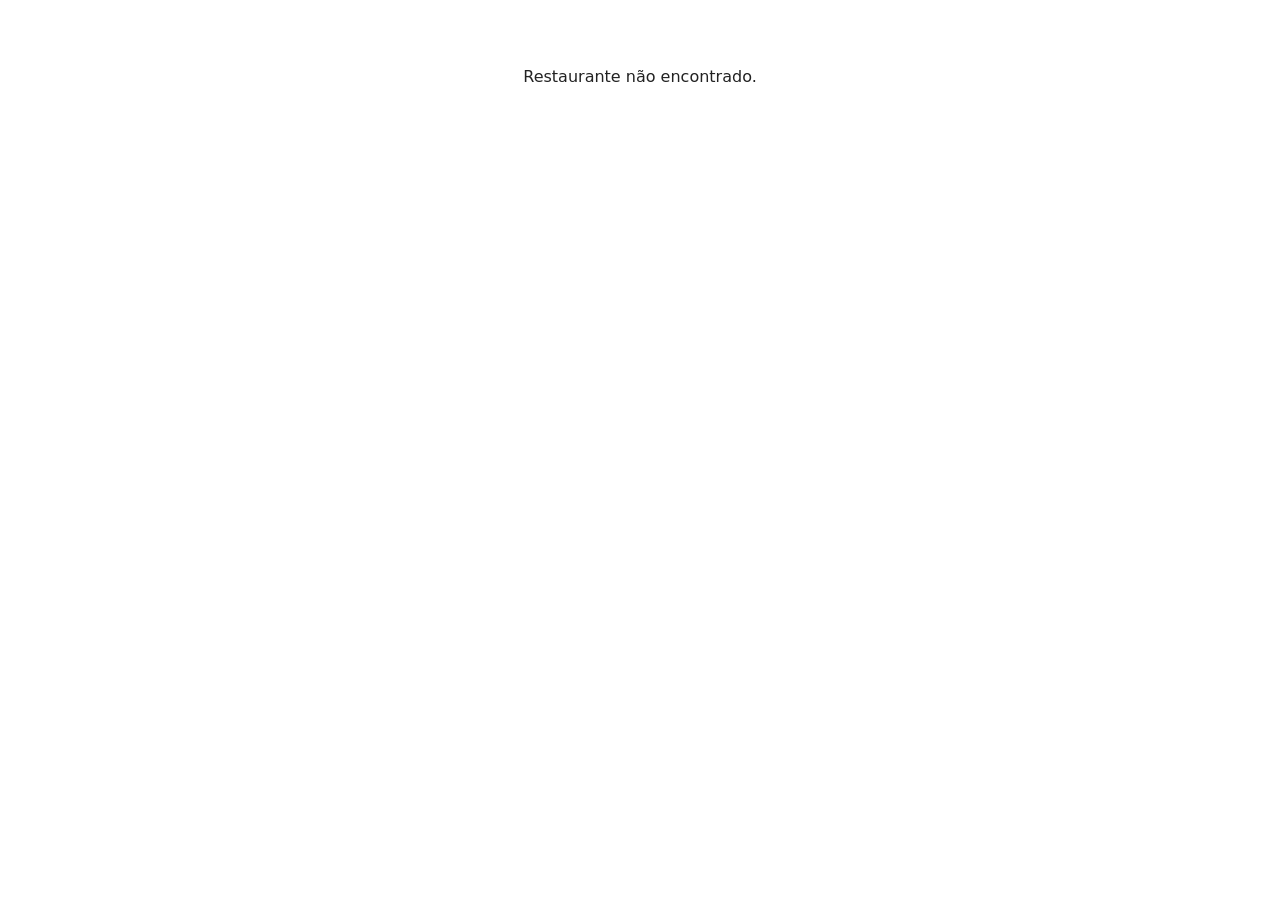
<file: biterate_frontend/pages/restaurante.html>
<!DOCTYPE html>
<html lang="pt-BR">
<head>
  <meta charset="UTF-8">
  <meta name="viewport" content="width=device-width, initial-scale=1.0">
  <title id="pageTitle">Restaurante — BiteRate</title>
  <link rel="stylesheet" href="../css/style.css">
  <link rel="stylesheet" href="https://cdnjs.cloudflare.com/ajax/libs/font-awesome/6.5.0/css/all.min.css">
  <style>
    .restaurant-hero {
      height: 340px; background: var(--gray-200);
      position: relative; overflow: hidden;
    }
    .restaurant-hero .hero-img {
      width: 100%; height: 100%; object-fit: cover;
      background: linear-gradient(135deg, var(--cream) 0%, #f0c870 50%, var(--orange) 100%);
      display: flex; align-items: center; justify-content: center; font-size: 6rem;
    }
    .hero-overlay {
      position: absolute; inset: 0;
      background: linear-gradient(to top, rgba(74,7,58,.85) 0%, rgba(74,7,58,.2) 60%, transparent 100%);
    }
    .hero-info {
      position: absolute; bottom: 0; left: 0; right: 0;
      padding: 1.5rem;
      max-width: 1200px; margin: 0 auto;
    }
    .hero-info-inner { max-width: 1200px; margin: 0 auto; padding: 0 1.5rem; color: var(--white); }
    .hero-category { font-size: .8rem; font-weight: 700; color: var(--cream); text-transform: uppercase; letter-spacing: .8px; margin-bottom: .4rem; }
    .hero-name { font-size: clamp(1.6rem,4vw,2.4rem); font-weight: 900; margin-bottom: .5rem; text-shadow: 0 2px 8px rgba(0,0,0,.4); }
    .hero-meta { display: flex; align-items: center; gap: 1.25rem; flex-wrap: wrap; font-size: .9rem; opacity: .9; }
    .hero-meta span { display: flex; align-items: center; gap: .4rem; }
    .hero-actions { position: absolute; top: 1rem; right: 1.5rem; display: flex; gap: .6rem; }
    .hero-action-btn {
      width: 40px; height: 40px; border-radius: 50%;
      background: rgba(255,255,255,.15); backdrop-filter: blur(6px);
      border: 1px solid rgba(255,255,255,.3);
      color: var(--white); font-size: .95rem;
      display: flex; align-items: center; justify-content: center;
      cursor: pointer; transition: background var(--transition);
    }
    .hero-action-btn:hover { background: rgba(255,255,255,.3); }
    .hero-action-btn.active { background: var(--orange); border-color: var(--orange); }

    /* Content layout */
    .restaurant-content { padding: 2rem 0 3rem; }
    .restaurant-grid { display: grid; grid-template-columns: 1fr 340px; gap: 2rem; align-items: start; }

    /* Rating summary */
    .rating-summary {
      background: var(--white); border-radius: var(--radius-lg);
      box-shadow: var(--shadow); padding: 1.5rem; margin-bottom: 1.5rem;
    }
    .rating-big { font-size: 3.5rem; font-weight: 900; color: var(--purple); line-height: 1; }
    .rating-stars-row { display: flex; align-items: center; gap: .75rem; margin: .5rem 0; }
    .total-reviews { font-size: .85rem; color: var(--gray-600); }
    .rating-bars { margin-top: 1rem; }
    .rating-bar-row {
      display: grid; grid-template-columns: 24px 1fr 36px;
      gap: .6rem; align-items: center; margin-bottom: .5rem; font-size: .83rem;
    }
    .bar-track { height: 8px; background: var(--gray-200); border-radius: 4px; overflow: hidden; }
    .bar-fill { height: 100%; background: var(--orange); border-radius: 4px; transition: width .8s ease; }
    .bar-pct { color: var(--gray-600); text-align: right; }

    /* Info card */
    .info-card {
      background: var(--white); border-radius: var(--radius-lg);
      box-shadow: var(--shadow); padding: 1.5rem; position: sticky; top: 80px;
    }
    .info-card h3 { font-size: 1rem; font-weight: 700; margin-bottom: 1rem; color: var(--purple); }
    .info-item {
      display: flex; gap: .75rem; align-items: flex-start;
      margin-bottom: 1rem; font-size: .88rem;
    }
    .info-item i { color: var(--orange); font-size: .95rem; margin-top: .15rem; flex-shrink: 0; width: 16px; }
    .info-item strong { display: block; font-size: .78rem; color: var(--gray-400); margin-bottom: .1rem; font-weight: 600; text-transform: uppercase; letter-spacing: .4px; }
    .info-item p { color: var(--gray-700); margin: 0; line-height: 1.4; }
    .hours-list { display: flex; flex-direction: column; gap: .2rem; }
    .hours-list span { display: flex; justify-content: space-between; gap: 1rem; }
    .hours-list .today { font-weight: 700; color: var(--purple); }
    .open-badge { display: inline-flex; align-items: center; gap: .3rem; padding: .2rem .6rem; border-radius: 12px; font-size: .78rem; font-weight: 700; }
    .open-badge.open { background: #dcfce7; color: #166534; }
    .open-badge.closed { background: #fee2e2; color: #991b1b; }

    /* Review section */
    .reviews-header { display: flex; align-items: center; justify-content: space-between; margin-bottom: 1.5rem; flex-wrap: gap; gap: .75rem; }
    .sort-select { padding: .4rem .8rem; border: 1.5px solid var(--gray-200); border-radius: 8px; font-size: .85rem; outline: none; cursor: pointer; }
    .sort-select:focus { border-color: var(--orange); }

    /* Review item */
    .review-item {
      background: var(--white); border-radius: var(--radius-lg);
      box-shadow: var(--shadow); padding: 1.35rem 1.5rem; margin-bottom: 1rem;
    }
    .review-item-header { display: flex; align-items: flex-start; justify-content: space-between; gap: 1rem; margin-bottom: .75rem; }
    .reviewer-info { display: flex; align-items: center; gap: .75rem; }
    .reviewer-avatar-lg {
      width: 42px; height: 42px; border-radius: 50%;
      background: var(--purple); color: var(--white);
      font-weight: 700; font-size: 1rem;
      display: flex; align-items: center; justify-content: center; flex-shrink: 0;
    }
    .reviewer-name { font-weight: 700; font-size: .95rem; }
    .reviewer-date { font-size: .78rem; color: var(--gray-400); }
    .review-actions { display: flex; gap: .4rem; align-items: center; }
    .review-action-btn {
      background: none; border: 1.5px solid var(--gray-200); color: var(--gray-400);
      padding: .3rem .6rem; border-radius: 6px; font-size: .8rem; cursor: pointer;
      transition: all var(--transition);
    }
    .review-action-btn:hover { border-color: var(--orange); color: var(--orange); }
    .review-action-btn.delete:hover { border-color: #ef4444; color: #ef4444; }
    .review-text { font-size: .92rem; color: var(--gray-700); line-height: 1.65; margin-bottom: .85rem; }
    .review-photos { display: flex; gap: .5rem; margin-bottom: .85rem; flex-wrap: wrap; }
    .review-photo {
      width: 72px; height: 72px; border-radius: 8px;
      background: linear-gradient(135deg, var(--cream), #f0c870);
      display: flex; align-items: center; justify-content: center; font-size: 1.4rem;
      cursor: pointer; overflow: hidden;
    }
    .review-footer { display: flex; align-items: center; justify-content: space-between; }
    .vote-group { display: flex; gap: .4rem; }
    .useful-count { font-size: .8rem; color: var(--gray-400); }

    /* Gallery */
    .gallery-grid {
      display: grid; grid-template-columns: repeat(4,1fr); gap: .5rem;
      margin-bottom: 1.5rem;
    }
    .gallery-thumb {
      aspect-ratio: 1; border-radius: var(--radius);
      background: linear-gradient(135deg, var(--cream) 0%, #f0c870 100%);
      display: flex; align-items: center; justify-content: center;
      font-size: 1.8rem; cursor: pointer; overflow: hidden;
      transition: opacity var(--transition);
    }
    .gallery-thumb:hover { opacity: .85; }
    .gallery-thumb.more {
      background: rgba(74,7,58,.75); color: var(--white);
      font-size: 1.1rem; font-weight: 700;
    }

    /* Write review CTA */
    .write-cta {
      background: linear-gradient(135deg, var(--purple), #7a1060);
      border-radius: var(--radius-lg); padding: 1.5rem;
      color: var(--white); text-align: center; margin-bottom: 1.5rem;
    }
    .write-cta h3 { font-size: 1.1rem; margin-bottom: .4rem; }
    .write-cta p { font-size: .85rem; opacity: .85; margin-bottom: 1rem; }

    @media(max-width:900px) { .restaurant-grid { grid-template-columns: 1fr; } .info-card { position: static; } }
    @media(max-width:600px) { .gallery-grid { grid-template-columns: repeat(3,1fr); } .hero-actions { top: .7rem; right: .7rem; } }
  </style>
</head>
<body>
<!-- NAVBAR -->
<nav class="navbar">
  <div class="navbar-inner">
    <a class="navbar-logo" href="../index.html">
      <img src="../img/logo-img.png" alt="BiteRate" style="height:40px;width:auto;display:block;">
    </a>
    <div class="navbar-search">
      <i class="fa-solid fa-magnifying-glass search-icon"></i>
      <input type="search" placeholder="Pesquisar restaurantes...">
    </div>
    <div class="navbar-actions">
      <a href="buscar.html" class="nav-icon-btn" title="Buscar"><i class="fa-solid fa-magnifying-glass"></i></a>
      <div class="nav-avatar" title="Meu perfil" onclick="window.location.href='perfil.html'">F</div>
    </div>
  </div>
</nav>

<!-- BREADCRUMB -->
<div style="background:var(--gray-100);border-bottom:1px solid var(--gray-200);padding:.6rem 0;">
  <div class="container">
    <nav aria-label="Caminho de navegação" style="font-size:.82rem;color:var(--gray-600);display:flex;align-items:center;gap:.4rem;">
      <a href="../index.html" style="color:var(--orange);">Início</a>
      <i class="fa-solid fa-chevron-right" style="font-size:.65rem;"></i>
      <a href="buscar.html" style="color:var(--orange);">Restaurantes</a>
      <i class="fa-solid fa-chevron-right" style="font-size:.65rem;"></i>
      <span id="breadcrumbNome">Carregando...</span>
    </nav>
  </div>
</div>

<!-- RESTAURANT HERO -->
<div class="restaurant-hero">
  <div class="hero-img" id="heroImg">🍽️</div>
  <div class="hero-overlay"></div>
  <div class="hero-actions">
    <button class="hero-action-btn" id="favBtn" onclick="toggleFav()" aria-label="Favoritar restaurante" title="Favoritar">
      <i class="fa-solid fa-heart"></i>
    </button>
    <button class="hero-action-btn" onclick="shareRestaurant()" aria-label="Compartilhar" title="Compartilhar">
      <i class="fa-solid fa-share-nodes"></i>
    </button>
  </div>
  <div class="hero-info-inner">
    <div class="hero-category" id="heroCategoria"></div>
    <h1 class="hero-name" id="heroNome">...</h1>
    <div class="hero-meta" id="heroMeta"></div>
  </div>
</div>

<!-- CONTENT -->
<div class="restaurant-content">
  <div class="container">
    <div class="restaurant-grid">

      <!-- MAIN COLUMN -->
      <div>
        <!-- Write CTA -->
        <div class="write-cta">
          <h3><span id="ctaNome">Já visitou este restaurante?</span></h3>
          <p>Compartilhe sua experiência e ajude outros a escolherem melhor.</p>
          <a href="avaliar.html" class="btn btn-primary" id="avaliarLink">
            <i class="fa-solid fa-pen-to-square"></i> Escrever avaliação
          </a>
        </div>

        <!-- Rating Summary -->
        <div class="rating-summary" id="ratingSummary">
          <div style="text-align:center;color:var(--gray-400);padding:1.5rem;">
            <i class="fa-solid fa-spinner fa-spin"></i>
          </div>
        </div>

        <!-- Reviews list -->
        <div class="reviews-header">
          <h2 class="section-title" style="margin-bottom:0;">Avaliações</h2>
        </div>

        <div id="reviewsList"><p style="color:var(--gray-400);text-align:center;padding:2rem;"><i class="fa-solid fa-spinner fa-spin"></i></p></div>

        <!-- Pagination -->
        <nav class="pagination" id="reviewPaginacao" aria-label="Páginas de avaliações" style="display:none;"></nav>
      </div>

      <!-- SIDEBAR -->
      <aside>
        <div class="info-card" id="infoCard">
          <h3><i class="fa-solid fa-circle-info" style="color:var(--orange);"></i> Informações</h3>
          <div id="infoCardBody" style="color:var(--gray-400);text-align:center;padding:1rem;">
            <i class="fa-solid fa-spinner fa-spin"></i>
          </div>
        </div>
      </aside>
    </div>
  </div>
</div>

<!-- FOOTER -->
<footer class="footer">
  <div class="container">
    <div class="footer-grid">
      <div class="footer-brand">
        <div class="logo-text"><img src="../img/logo-img.png" alt="BiteRate" style="height:42px;width:auto;display:block;"></div>
        <p>Descubra e avalie os melhores restaurantes.</p>
        <div class="social-links">
          <a href="#" aria-label="Instagram"><i class="fa-brands fa-instagram"></i></a>
          <a href="#" aria-label="Twitter"><i class="fa-brands fa-x-twitter"></i></a>
          <a href="#" aria-label="Facebook"><i class="fa-brands fa-facebook-f"></i></a>
        </div>
      </div>
      <div class="footer-col"><h4>Site</h4><ul>
        <li><a href="../index.html">Início</a></li>
        <li><a href="buscar.html">Restaurantes</a></li>
        <li><a href="cadastrar-restaurante.html">Cadastrar restaurante</a></li>
      </ul></div>
      <div class="footer-col"><h4>Conta</h4><ul>
        <li><a href="login.html">Entrar</a></li>
        <li><a href="register.html">Cadastrar</a></li>
        <li><a href="perfil.html">Meu perfil</a></li>
      </ul></div>
      <div class="footer-col"><h4>Suporte</h4><ul>
        <li><a href="#">Ajuda</a></li>
        <li><a href="#">Contato</a></li>
        <li><a href="#">Termos</a></li>
      </ul></div>
    </div>
    <div class="footer-bottom"><p>&copy; 2025 BiteRate. Todos os direitos reservados.</p></div>
  </div>
</footer>

<div class="toast-container" id="toastContainer" aria-live="polite"></div>

<!-- Delete confirmation modal -->
<div class="modal-overlay" id="deleteModal" role="dialog" aria-modal="true" aria-labelledby="deleteModalTitle">
  <div class="modal">
    <div class="modal-header">
      <h3 id="deleteModalTitle">Excluir avaliação</h3>
      <button class="modal-close" onclick="closeDeleteModal()" aria-label="Fechar">&times;</button>
    </div>
    <p>Tem certeza que deseja excluir esta avaliação? Esta ação não pode ser desfeita.</p>
    <div style="display:flex;gap:.75rem;margin-top:1.5rem;">
      <button class="btn btn-outline" style="flex:1;" onclick="closeDeleteModal()">Cancelar</button>
      <button class="btn btn-primary" style="flex:1;background:#ef4444;" onclick="confirmDelete()">
        <i class="fa-solid fa-trash"></i> Excluir
      </button>
    </div>
  </div>
</div>

<script src="../js/api.js"></script>
<script>
  const restauranteId = new URLSearchParams(window.location.search).get('id')
    || sessionStorage.getItem('restauranteId');
  let favActive = false;
  let reviewToDelete = null;
  let reviewToDeleteId = null;
  let currentPage = 0;
  let totalReviewPages = 0;

  // ── Init ──────────────────────────────────────────────────
  document.addEventListener('DOMContentLoaded', async () => {
    initNavbar();
    if (!restauranteId) {
      document.body.innerHTML = '<p style="text-align:center;padding:4rem;color:var(--gray-500);">Restaurante não encontrado.</p>';
      return;
    }
    await Promise.all([carregarRestaurante(), carregarAvaliacoes(0)]);
    if (isLoggedIn()) verificarFavorito();
  });

  // ── Carregar dados do restaurante ─────────────────────────
  async function carregarRestaurante() {
    try {
      const r = await getRestaurante(restauranteId);
      renderHero(r);
      renderSidebar(r);
      renderRatingSummary(r);
      const avaliarLink = document.getElementById('avaliarLink');
      avaliarLink.href = 'avaliar.html';
      avaliarLink.onclick = () => sessionStorage.setItem('avaliarRestauranteId', restauranteId);
      const ctaEl = document.getElementById('ctaNome');
      if (ctaEl) ctaEl.textContent = `Já visitou ${r.nome}?`;
    } catch (err) {
      showToast('Erro ao carregar restaurante.', 'error');
    }
  }

  function renderHero(r) {
    document.getElementById('pageTitle').textContent = `${r.nome} — BiteRate`;
    document.getElementById('breadcrumbNome').textContent = r.nome;
    document.getElementById('heroNome').textContent = r.nome;
    document.getElementById('heroCategoria').textContent = `${categoriaEmoji(r.categoria)} ${r.categoria || ''}`;

    const heroImg = document.getElementById('heroImg');
    if (r.fotoUrl) {
      heroImg.innerHTML = `<img src="${r.fotoUrl}" alt="${r.nome}" style="width:100%;height:100%;object-fit:cover;">`;
    } else {
      heroImg.textContent = categoriaEmoji(r.categoria);
    }

    document.getElementById('heroMeta').innerHTML = `
      <span><i class="fa-solid fa-star" style="color:var(--cream);"></i> ${(r.mediaNote||0).toFixed(1)} (${r.totalAvaliacoes||0} avaliações)</span>
      <span><i class="fa-solid fa-location-dot"></i> ${r.bairro||''}, ${r.cidade||''}</span>
      ${faixaPrecoLabel(r.faixaPreco) ? `<span>${faixaPrecoLabel(r.faixaPreco)}</span>` : ''}
    `;
  }

  function renderSidebar(r) {
    const diasLabel = {'seg':'Segunda','ter':'Terça','qua':'Quarta','qui':'Quinta','sex':'Sexta','sab':'Sábado','dom':'Domingo'};
    const horarioHTML = r.horarios && r.horarios.length
      ? r.horarios.map(h =>
          `<span><span>${diasLabel[h.dia]||h.dia}</span><span>${h.aberto ? `${h.horaAbertura}–${h.horaFechamento}` : 'Fechado'}</span></span>`
        ).join('')
      : '<span>Não informado</span>';

    const comodidadesArr = r.comodidades
      ? (Array.isArray(r.comodidades) ? r.comodidades : r.comodidades.split(','))
      : [];
    const comodidadesHTML = comodidadesArr.length
      ? comodidadesArr.map(c => c.trim()).filter(Boolean).join(' · ')
      : 'Não informado';

    document.getElementById('infoCardBody').innerHTML = `
      <div class="info-item">
        <i class="fa-solid fa-location-dot"></i>
        <div><strong>Endereço</strong>
          <p>${r.rua||''} ${r.numero||''}, ${r.bairro||''}<br>${r.cidade||''} - ${r.estado||''}, ${r.cep||''}</p>
        </div>
      </div>
      ${r.telefone ? `
      <div class="info-item">
        <i class="fa-solid fa-phone"></i>
        <div><strong>Telefone</strong><p>${r.telefone}</p></div>
      </div>` : ''}
      <div class="info-item">
        <i class="fa-solid fa-clock"></i>
        <div><strong>Horários</strong>
          <div class="hours-list">${horarioHTML}</div>
        </div>
      </div>
      <div class="info-item">
        <i class="fa-solid fa-utensils"></i>
        <div><strong>Cozinha</strong><p>${r.categoria||''}</p></div>
      </div>
      <div class="info-item">
        <i class="fa-solid fa-dollar-sign"></i>
        <div><strong>Faixa de preço</strong><p>${faixaPrecoLabel(r.faixaPreco)||'Não informado'}</p></div>
      </div>
      <div class="info-item">
        <i class="fa-solid fa-circle-check"></i>
        <div><strong>Comodidades</strong><p>${comodidadesHTML}</p></div>
      </div>
      <div style="margin-top:1.25rem;">
        <a href="avaliar.html?restauranteId=${restauranteId}" class="btn btn-primary btn-block">
          <i class="fa-solid fa-pen-to-square"></i> Avaliar restaurante
        </a>
        <button class="btn btn-outline btn-block mt-1" onclick="toggleFav()">
          <i class="fa-solid fa-heart" id="favBtnText"></i> <span id="favLabel">Favoritar</span>
        </button>
      </div>
    `;
  }

  function renderRatingSummary(r) {
    const nota = r.mediaNote || 0;
    const dist = r.distribuicaoNotas || {};
    // usa totalAvaliacoes do banco, mas se estiver 0 soma da distribuição real
    const distTotal = Object.values(dist).reduce((s, v) => s + Number(v), 0);
    const total = r.totalAvaliacoes > 0 ? r.totalAvaliacoes : distTotal;
    document.getElementById('ratingSummary').innerHTML = `
      <div style="display:grid;grid-template-columns:auto 1fr;gap:1.5rem;align-items:center;">
        <div style="text-align:center;">
          <div class="rating-big">${nota.toFixed(1)}</div>
          <div class="rating-stars-row" style="justify-content:center;">
            <span class="stars stars-lg">${renderStars(nota)}</span>
          </div>
          <div class="total-reviews">${total} avaliação${total !== 1 ? 'ões' : ''}</div>
        </div>
        <div class="rating-bars">
          ${[5,4,3,2,1].map(s => {
            const count = dist[s] || 0;
            const pct = total > 0 ? Math.round(count / total * 100) : 0;
            return `<div class="rating-bar-row">
              <span style="font-size:.8rem;">${s}★</span>
              <div class="bar-track"><div class="bar-fill" style="width:${pct}%"></div></div>
              <span class="bar-pct">${pct}%</span>
            </div>`;
          }).join('')}
        </div>
      </div>`;
  }

  // ── Avaliações ────────────────────────────────────────────
  async function carregarAvaliacoes(page) {
    const ord = 'recentes';
    try {
      const data = await getAvaliacoesRestaurante(restauranteId, page, ord);
      const items = data.content ?? data;
      totalReviewPages = data.totalPages ?? 1;
      currentPage = data.number ?? page;

      const user = getUser();
      document.getElementById('reviewsList').innerHTML = items.length
        ? items.map(a => reviewHTML(a, user)).join('')
        : '<p style="color:var(--gray-400);text-align:center;padding:2rem;">Nenhuma avaliação ainda.</p>';

      renderReviewPaginacao(currentPage, totalReviewPages);
    } catch (err) {
      document.getElementById('reviewsList').innerHTML = '<p style="color:var(--gray-400);text-align:center;padding:2rem;">Erro ao carregar avaliações.</p>';
    }
  }

  function reviewHTML(a, user) {
    const isMine = user && user.id === a.clienteId;
    const avatar = (a.clienteNome || 'U')[0].toUpperCase();
    const date = a.criadoEm ? new Date(a.criadoEm).toLocaleDateString('pt-BR', {day:'numeric',month:'long',year:'numeric'}) : '';
    return `
      <article class="review-item" data-id="${a.id}">
        <div class="review-item-header">
          <div class="reviewer-info">
            <div class="reviewer-avatar-lg" style="background:var(--purple);">${avatar}</div>
            <div>
              <div class="reviewer-name">${a.clienteNome || a.clienteUsername || 'Usuário'}</div>
              <div class="reviewer-date">${date}</div>
            </div>
          </div>
          <div style="display:flex;flex-direction:column;align-items:flex-end;gap:.4rem;">
            <span class="stars stars-sm">${renderStars(a.nota)}</span>
            ${isMine ? `
            <div class="review-actions">
              <button class="review-action-btn" onclick="editReview(${a.id})" title="Editar">
                <i class="fa-solid fa-pen"></i>
              </button>
              <button class="review-action-btn delete" onclick="deleteReview(this, ${a.id})" title="Excluir">
                <i class="fa-solid fa-trash"></i>
              </button>
            </div>` : ''}
          </div>
        </div>
        ${a.titulo ? `<strong style="display:block;margin-bottom:.4rem;">${a.titulo}</strong>` : ''}
        <p class="review-text">${a.comentario || ''}</p>
        ${a.tipoVisita ? `<span class="badge badge-outline" style="font-size:.75rem;margin-top:.5rem;">${tipoVisitaLabel(a.tipoVisita)}</span>` : ''}
      </article>`;
  }

  function renderReviewPaginacao(page, total) {
    const nav = document.getElementById('reviewPaginacao');
    if (!nav) return;
    if (total <= 1) { nav.style.display = 'none'; return; }
    nav.style.display = 'flex';
    const prev = `<a href="#" onclick="goReviewPage(event,${page-1})" aria-label="Anterior" ${page===0?'style="opacity:.4;pointer-events:none;"':''}><i class="fa-solid fa-chevron-left"></i></a>`;
    const next = `<a href="#" onclick="goReviewPage(event,${page+1})" aria-label="Próxima" ${page===total-1?'style="opacity:.4;pointer-events:none;"':''}><i class="fa-solid fa-chevron-right"></i></a>`;
    let pages = '';
    if (total <= 5) {
      for (let i = 0; i < total; i++)
        pages += `<a href="#" onclick="goReviewPage(event,${i})" ${i===page?'class="active"':''}>${i+1}</a>`;
    } else {
      const show = new Set([0, total-1, page, page-1, page+1].filter(i => i>=0 && i<total));
      let prev2 = -1;
      [...show].sort((a,b)=>a-b).forEach(i => {
        if (prev2 >= 0 && i - prev2 > 1) pages += `<span class="dots">…</span>`;
        pages += `<a href="#" onclick="goReviewPage(event,${i})" ${i===page?'class="active"':''}>${i+1}</a>`;
        prev2 = i;
      });
    }
    nav.innerHTML = prev + pages + next;
  }

  function goReviewPage(e, p) {
    e.preventDefault();
    if (p < 0 || p >= totalReviewPages) return;
    carregarAvaliacoes(p);
  }

  // ── Favoritar ─────────────────────────────────────────────
  async function verificarFavorito() {
    try {
      const res = await isFavoritado(restauranteId);
      favActive = res === true;
      atualizarBotaoFav();
    } catch {}
  }

  async function toggleFav() {
    if (!isLoggedIn()) { window.location.href = 'login.html'; return; }
    try {
      await favoritarRestaurante(restauranteId);
      favActive = !favActive;
      atualizarBotaoFav();
      showToast(favActive ? 'Adicionado aos favoritos! ❤️' : 'Removido dos favoritos.', favActive ? 'success' : 'info');
    } catch (err) {
      showToast('Erro ao favoritar.', 'error');
    }
  }

  function atualizarBotaoFav() {
    const btn = document.getElementById('favBtn');
    const label = document.getElementById('favLabel');
    if (btn) btn.classList.toggle('active', favActive);
    if (label) label.textContent = favActive ? 'Favoritado' : 'Favoritar';
  }

  // ── Edit / Delete ─────────────────────────────────────────
  function editReview(id) {
    window.location.href = `avaliar.html?restauranteId=${restauranteId}&editId=${id}`;
  }

  function deleteReview(btn, id) {
    reviewToDelete = btn.closest('.review-item');
    reviewToDeleteId = id;
    document.getElementById('deleteModal').classList.add('open');
  }

  function closeDeleteModal() {
    document.getElementById('deleteModal').classList.remove('open');
    reviewToDelete = null;
    reviewToDeleteId = null;
  }

  async function confirmDelete() {
    if (!reviewToDeleteId) { closeDeleteModal(); return; }
    try {
      await excluirAvaliacao(reviewToDeleteId);
      reviewToDelete && reviewToDelete.remove();
      showToast('Avaliação excluída com sucesso.', 'success');
    } catch (err) {
      showToast('Erro ao excluir avaliação.', 'error');
    }
    closeDeleteModal();
  }

  // ── Share ─────────────────────────────────────────────────
  function shareRestaurant() {
    if (navigator.share) {
      navigator.share({ title: document.getElementById('heroNome').textContent + ' — BiteRate', url: window.location.href });
    } else {
      navigator.clipboard.writeText(window.location.href);
      showToast('Link copiado!', 'success');
    }
  }

  // ── Helpers ───────────────────────────────────────────────
  function categoriaEmoji(cat) {
    const map = {'Italiano':'🍝','Japonês':'🍣','Pizzaria':'🍕','Churrascaria':'🥩','Café':'☕','Vegetariano':'🥗','Americano':'🍔','Mexicano':'🌮','Frutos do Mar':'🦞','Chinês':'🥡'};
    return map[cat] || '🍽️';
  }

  function tipoVisitaLabel(t) {
    const m = {sozinho:'Solo',casal:'Em casal',familia:'Em família',amigos:'Com amigos',negocios:'A negócios'};
    return m[t] || t;
  }

  function showToast(msg, type) {
    const t = document.createElement('div');
    t.className = 'toast ' + type;
    const icons = {success:'fa-circle-check',error:'fa-circle-xmark',info:'fa-circle-info'};
    t.innerHTML = `<i class="fa-solid ${icons[type]||'fa-circle-info'}"></i> ${msg}`;
    document.getElementById('toastContainer').appendChild(t);
    setTimeout(() => t.remove(), 3500);
  }

  document.getElementById('deleteModal').addEventListener('click', function(e) {
    if (e.target === this) closeDeleteModal();
  });
</script>
</body>
</html>
</file>
<file: biterate_frontend/css/style.css>
/* ============================================================
   BITERATE — Global Stylesheet
   Paleta: #f94500 (laranja), #4a073a (roxo), #ffd698 (creme)
   ============================================================ */
/* ─── RESET & BASE ─── */
*, *::before, *::after { box-sizing: border-box; margin: 0; padding: 0; }

:root {
  --orange:  #f94500;
  --purple:  #4a073a;
  --cream:   #ffd698;
  --cream-light: #fff8ee;
  --white:   #ffffff;
  --gray-100:#f5f5f5;
  --gray-200:#e8e8e8;
  --gray-400:#aaaaaa;
  --gray-600:#666666;
  --gray-800:#222222;
  --star-on: #f94500;
  --star-off:#ddd;
  --radius:  10px;
  --radius-lg:18px;
  --shadow:  0 2px 12px rgba(74,7,58,.10);
  --shadow-hover: 0 6px 24px rgba(74,7,58,.18);
  --font: 'Segoe UI', system-ui, -apple-system, sans-serif;
  --transition: .2s ease;
}

html { scroll-behavior: smooth; }

body {
  font-family: var(--font);
  font-size: 16px;
  line-height: 1.6;
  color: var(--gray-800);
  background: var(--white);
}

a { color: inherit; text-decoration: none; }
img { display: block; max-width: 100%; }
ul { list-style: none; }
button { cursor: pointer; font-family: inherit; border: none; }
input, textarea, select { font-family: inherit; }

/* ─── TIPOGRAFIA ─── */
h1 { font-size: clamp(1.8rem, 4vw, 2.8rem); font-weight: 800; line-height: 1.15; }
h2 { font-size: clamp(1.3rem, 2.5vw, 1.8rem); font-weight: 700; }
h3 { font-size: 1.15rem; font-weight: 700; }
h4 { font-size: 1rem; font-weight: 600; }

.section-title {
  font-size: 1.3rem;
  font-weight: 700;
  color: var(--orange);
  margin-bottom: 1.5rem;
}

/* ─── LAYOUT ─── */
.container {
  max-width: 1200px;
  margin: 0 auto;
  padding: 0 1.5rem;
}
.section { padding: 3.5rem 0; }

/* ─── BOTÕES ─── */
.btn {
  display: inline-flex;
  align-items: center;
  gap: .45rem;
  padding: .65rem 1.5rem;
  border-radius: var(--radius);
  font-size: .95rem;
  font-weight: 600;
  transition: background var(--transition), transform var(--transition), box-shadow var(--transition);
}
.btn:hover { transform: translateY(-1px); box-shadow: 0 4px 14px rgba(0,0,0,.15); }
.btn:active { transform: translateY(0); }

.btn-primary {
  background: var(--orange);
  color: var(--white);
}
.btn-primary:hover { background: #d93c00; }

.btn-secondary {
  background: transparent;
  color: var(--white);
  border: 2px solid var(--white);
}
.btn-secondary:hover { background: rgba(255,255,255,.15); }

.btn-outline {
  background: transparent;
  color: var(--purple);
  border: 2px solid var(--purple);
}
.btn-outline:hover { background: var(--purple); color: var(--white); }

.btn-sm { padding: .4rem 1rem; font-size: .85rem; }
.btn-lg { padding: .85rem 2rem; font-size: 1.05rem; }
.btn-block { width: 100%; justify-content: center; }

/* ─── NAVBAR ─── */
.navbar {
  background: var(--purple);
  position: sticky;
  top: 0;
  z-index: 1000;
  box-shadow: 0 2px 8px rgba(0,0,0,.3);
}
.navbar-inner {
  display: flex;
  align-items: center;
  gap: 1rem;
  height: 64px;
  padding: 0 1.5rem;
  max-width: 1200px;
  margin: 0 auto;
}

/* Logo */
.navbar-logo {
  display: flex;
  align-items: center;
  gap: .5rem;
  flex-shrink: 0;
  text-decoration: none;
}
.navbar-logo .logo-mark {
  width: 36px; height: 36px;
  background: var(--orange);
  border-radius: 50%;
  display: flex; align-items: center; justify-content: center;
  font-weight: 900; font-size: 1.1rem; color: var(--white);
}
.navbar-logo .logo-text {
  font-size: 1.25rem;
  font-weight: 900;
  color: var(--white);
  letter-spacing: -.5px;
}
.navbar-logo .logo-text span { color: var(--orange); }

/* Barra de pesquisa */
.navbar-search {
  flex: 1;
  max-width: 480px;
  margin: 0 auto;
  position: relative;
}
.navbar-search input {
  width: 100%;
  padding: .5rem 1rem .5rem 2.6rem;
  border-radius: 24px;
  border: none;
  background: rgba(255,255,255,.12);
  color: var(--white);
  font-size: .9rem;
  outline: none;
  transition: background var(--transition);
}
.navbar-search input::placeholder { color: rgba(255,255,255,.55); }
.navbar-search input:focus { background: rgba(255,255,255,.22); }
.navbar-search .search-icon {
  position: absolute;
  left: .8rem; top: 50%;
  transform: translateY(-50%);
  color: rgba(255,255,255,.6);
  font-size: .9rem;
  pointer-events: none;
}

/* Ações da navbar */
.navbar-actions {
  display: flex;
  align-items: center;
  gap: .75rem;
  flex-shrink: 0;
}
.navbar-actions a, .navbar-actions button {
  color: var(--white);
  background: none;
  font-size: .85rem;
  font-weight: 600;
  padding: .4rem .9rem;
  border-radius: 8px;
  transition: background var(--transition);
}
.navbar-actions a:hover, .navbar-actions button:hover {
  background: rgba(255,255,255,.15);
}
.nav-btn-login {
  background: var(--orange) !important;
  padding: .4rem 1.1rem !important;
  border-radius: 8px !important;
}
.nav-btn-login:hover { background: #d93c00 !important; }

.nav-icon-btn {
  width: 36px; height: 36px;
  border-radius: 50% !important;
  display: flex !important;
  align-items: center; justify-content: center;
  padding: 0 !important;
  font-size: 1.1rem !important;
}
.nav-avatar {
  width: 34px; height: 34px;
  border-radius: 50%;
  background: var(--cream);
  display: flex; align-items: center; justify-content: center;
  font-weight: 800; color: var(--purple); font-size: .85rem;
  cursor: pointer;
  border: 2px solid rgba(255,255,255,.3);
  transition: border-color var(--transition);
}
.nav-avatar:hover { border-color: var(--orange); }

/* Toggle de menu mobile */
.nav-toggle {
  display: none;
  flex-direction: column;
  gap: 5px;
  background: none;
  padding: .3rem;
}
.nav-toggle span {
  width: 24px; height: 2px;
  background: var(--white);
  border-radius: 2px;
  display: block;
  transition: transform var(--transition);
}

/* ─── HERO ─── */
.hero {
  position: relative;
  min-height: 420px;
  display: flex;
  align-items: center;
  overflow: hidden;
  background: var(--purple);
}
.hero-bg {
  position: absolute; inset: 0;
  background: url('https://images.unsplash.com/photo-1555396273-367ea4eb4db5?w=1400&q=80') center/cover no-repeat;
  opacity: .35;
}
.hero-content {
  position: relative;
  z-index: 1;
  max-width: 580px;
}
.hero-content h1 { color: var(--white); margin-bottom: 1rem; }
.hero-content p { color: rgba(255,255,255,.85); margin-bottom: 1.75rem; font-size: 1.1rem; }

.hero-search {
  display: flex;
  gap: .75rem;
  background: var(--white);
  border-radius: var(--radius);
  padding: .5rem .5rem .5rem 1rem;
  box-shadow: 0 4px 20px rgba(0,0,0,.25);
  flex-wrap: wrap;
}
.hero-search select,
.hero-search input {
  border: none;
  outline: none;
  background: transparent;
  font-size: .95rem;
  color: var(--gray-800);
  flex: 1;
  min-width: 140px;
}
.hero-search select { color: var(--gray-600); max-width: 160px; cursor: pointer; }

/* ─── CARDS ─── */
.card {
  background: var(--white);
  border-radius: var(--radius-lg);
  box-shadow: var(--shadow);
  overflow: hidden;
  transition: box-shadow var(--transition), transform var(--transition);
}
.card:hover { box-shadow: var(--shadow-hover); transform: translateY(-3px); }

/* Card de restaurantes */
.restaurant-card { display: flex; flex-direction: column; }
.restaurant-card .card-img {
  width: 100%; aspect-ratio: 4/3;
  background: var(--gray-200);
  object-fit: cover;
}
.restaurant-card .card-img-placeholder {
  width: 100%; aspect-ratio: 4/3;
  background: linear-gradient(135deg, var(--cream) 0%, #f0c870 100%);
  display: flex; align-items: center; justify-content: center;
  font-size: 2.5rem;
}
.restaurant-card .card-body { padding: 1rem 1.1rem 1.2rem; flex: 1; }
.restaurant-card .card-category {
  font-size: .75rem;
  font-weight: 700;
  color: var(--orange);
  text-transform: uppercase;
  letter-spacing: .5px;
  margin-bottom: .3rem;
}
.restaurant-card .card-title { font-size: 1rem; font-weight: 700; margin-bottom: .35rem; color: var(--gray-800); }
.restaurant-card .card-address { font-size: .82rem; color: var(--gray-600); margin-bottom: .6rem; }
.restaurant-card .card-footer {
  display: flex; align-items: center; justify-content: space-between;
  margin-top: auto;
}

/* Review card */
.review-card { padding: 1.25rem 1.4rem; }
.review-card .review-header {
  display: flex; align-items: flex-start; gap: 1rem; margin-bottom: .85rem;
}
.review-card .review-img {
  width: 80px; height: 80px;
  border-radius: var(--radius);
  object-fit: cover;
  background: var(--gray-200);
  flex-shrink: 0;
}
.review-card .review-img-placeholder {
  width: 80px; height: 80px;
  border-radius: var(--radius);
  background: linear-gradient(135deg, var(--cream) 0%, #f0c870 100%);
  display: flex; align-items: center; justify-content: center;
  font-size: 1.6rem;
  flex-shrink: 0;
}
.review-card .review-meta { flex: 1; }
.review-card .review-restaurant { font-weight: 700; font-size: 1rem; color: var(--purple); margin-bottom: .2rem; }
.review-card .review-title { font-weight: 600; color: var(--gray-800); margin-bottom: .2rem; }
.review-card .review-body { font-size: .9rem; color: var(--gray-600); line-height: 1.55; margin-bottom: .85rem; }
.review-card .review-footer {
  display: flex; align-items: center; justify-content: space-between;
  font-size: .82rem; color: var(--gray-400);
  border-top: 1px solid var(--gray-200);
  padding-top: .75rem;
}
.review-card .reviewer {
  display: flex; align-items: center; gap: .5rem;
}
.reviewer-avatar {
  width: 26px; height: 26px;
  border-radius: 50%;
  background: var(--purple);
  color: var(--white);
  font-size: .7rem; font-weight: 700;
  display: flex; align-items: center; justify-content: center;
  flex-shrink: 0;
}

/* ─── AVALIAÇÃO POR ESTRELAS ─── */
.stars {
  display: inline-flex;
  gap: 2px;
  color: var(--star-off);
  font-size: 1rem;
}
.stars .star { transition: color var(--transition); }
.stars .star.filled, .stars .star.active { color: var(--star-on); }
.stars-lg { font-size: 1.6rem; gap: 4px; }
.stars-sm { font-size: .85rem; }

/* Interactive stars */
.star-input { display: inline-flex; flex-direction: row-reverse; gap: 4px; }
.star-input input { display: none; }
.star-input label {
  font-size: 2rem;
  color: var(--star-off);
  cursor: pointer;
  transition: color var(--transition), transform var(--transition);
}
.star-input label:hover,
.star-input label:hover ~ label,
.star-input input:checked ~ label {
  color: var(--star-on);
}
.star-input label:hover { transform: scale(1.2); }

/* Insígnias de review */
.rating-badge {
  display: inline-flex;
  align-items: center;
  gap: .3rem;
  background: var(--orange);
  color: var(--white);
  font-weight: 700;
  font-size: .85rem;
  padding: .25rem .65rem;
  border-radius: 20px;
}
.rating-badge.large { font-size: 1.1rem; padding: .4rem .9rem; }

/* ─── GRIDS ─── */
.grid-4 { display: grid; grid-template-columns: repeat(4,1fr); gap: 1.5rem; }
.grid-3 { display: grid; grid-template-columns: repeat(3,1fr); gap: 1.5rem; }
.grid-2 { display: grid; grid-template-columns: repeat(2,1fr); gap: 1.5rem; }

/* ─── FORMULÁRIOS ─── */
.form-group { margin-bottom: 1.25rem; }
.form-label {
  display: block;
  font-size: .9rem;
  font-weight: 600;
  color: var(--gray-800);
  margin-bottom: .4rem;
}
.form-control {
  width: 100%;
  padding: .65rem .9rem;
  border: 1.5px solid var(--gray-200);
  border-radius: var(--radius);
  font-size: .95rem;
  color: var(--gray-800);
  background: var(--white);
  transition: border-color var(--transition), box-shadow var(--transition);
  outline: none;
}
.form-control:focus {
  border-color: var(--orange);
  box-shadow: 0 0 0 3px rgba(249,69,0,.1);
}
.form-control::placeholder { color: var(--gray-400); }
textarea.form-control { resize: vertical; min-height: 110px; }
select.form-control { cursor: pointer; }

.form-row { display: grid; grid-template-columns: 1fr 1fr; gap: 1rem; }
.form-hint { font-size: .8rem; color: var(--gray-400); margin-top: .3rem; }
.form-error { font-size: .82rem; color: #e03c31; margin-top: .3rem; display: none; }
.form-control.invalid { border-color: #e03c31; }
.form-control.invalid ~ .form-error { display: block; }

/* ─── PAGINAÇÃO ─── */
.pagination {
  display: flex;
  align-items: center;
  justify-content: center;
  gap: .4rem;
  margin-top: 2rem;
}
.pagination a, .pagination span {
  display: flex; align-items: center; justify-content: center;
  width: 36px; height: 36px;
  border-radius: 8px;
  font-size: .9rem;
  font-weight: 600;
  color: var(--gray-600);
  transition: background var(--transition), color var(--transition);
}
.pagination a:hover { background: var(--gray-100); color: var(--purple); }
.pagination .active { background: var(--orange); color: var(--white); }
.pagination .dots { width: auto; padding: 0 .2rem; }

/* ─── TAGS / INSÍGNIAS ─── */
.tag {
  display: inline-block;
  padding: .25rem .7rem;
  border-radius: 20px;
  font-size: .78rem;
  font-weight: 600;
  background: var(--gray-100);
  color: var(--gray-600);
}
.tag-orange { background: rgba(249,69,0,.1); color: var(--orange); }
.tag-purple { background: rgba(74,7,58,.1); color: var(--purple); }

/* ─── AVALIAÇÃO DE COMENTÁRIOS ─── */
.vote-btn {
  display: inline-flex; align-items: center; gap: .35rem;
  padding: .3rem .7rem; border-radius: 20px;
  font-size: .8rem; font-weight: 600;
  background: var(--gray-100); color: var(--gray-600);
  border: none; cursor: pointer;
  transition: background var(--transition), color var(--transition);
}
.vote-btn:hover, .vote-btn.active { background: rgba(249,69,0,.12); color: var(--orange); }

/* ─── DIVISORES ─── */
.divider { height: 1px; background: var(--gray-200); margin: 1.5rem 0; }
.divider-or {
  position: relative; text-align: center; color: var(--gray-400);
  font-size: .85rem; margin: 1.25rem 0;
}
.divider-or::before, .divider-or::after {
  content: ''; position: absolute; top: 50%;
  width: calc(50% - 2rem); height: 1px;
  background: var(--gray-200);
}
.divider-or::before { left: 0; }
.divider-or::after { right: 0; }

/* ─── ALERTA ─── */
.alert {
  padding: .85rem 1.1rem;
  border-radius: var(--radius);
  font-size: .9rem;
  margin-bottom: 1rem;
  border-left: 4px solid transparent;
}
.alert-success { background: #f0fdf4; border-color: #22c55e; color: #166534; }
.alert-error   { background: #fef2f2; border-color: #ef4444; color: #991b1b; }
.alert-info    { background: #eff6ff; border-color: #3b82f6; color: #1d4ed8; }

/* ─── FOOTER ─── */
.footer {
  background: var(--purple);
  color: rgba(255,255,255,.75);
  padding: 3rem 0 1.5rem;
  margin-top: auto;
}
.footer-grid {
  display: grid;
  grid-template-columns: 1.4fr 1fr 1fr 1fr;
  gap: 2rem;
  margin-bottom: 2rem;
}
.footer-brand .logo-text { font-size: 1.4rem; font-weight: 900; color: var(--white); }
.footer-brand .logo-text span { color: var(--orange); }
.footer-brand p { font-size: .88rem; margin-top: .6rem; line-height: 1.6; }
.footer-brand .social-links { display: flex; gap: .6rem; margin-top: 1rem; }
.footer-brand .social-links a {
  width: 34px; height: 34px; border-radius: 50%;
  background: rgba(255,255,255,.1);
  display: flex; align-items: center; justify-content: center;
  font-size: .9rem; color: var(--white);
  transition: background var(--transition);
}
.footer-brand .social-links a:hover { background: var(--orange); }
.footer-col h4 { color: var(--white); font-weight: 700; font-size: .95rem; margin-bottom: .9rem; }
.footer-col ul li { margin-bottom: .5rem; }
.footer-col ul li a { font-size: .85rem; transition: color var(--transition); }
.footer-col ul li a:hover { color: var(--orange); }
.footer-bottom {
  border-top: 1px solid rgba(255,255,255,.12);
  padding-top: 1.25rem;
  text-align: center;
  font-size: .8rem;
}

/* ─── ESTADO VAZIO ─── */
.empty-state {
  text-align: center; padding: 3rem 1rem;
  color: var(--gray-400);
}
.empty-state .empty-icon { font-size: 3rem; margin-bottom: .75rem; }
.empty-state p { font-size: .95rem; }

/* ─── MODAL ─── */
.modal-overlay {
  position: fixed; inset: 0;
  background: rgba(0,0,0,.55);
  z-index: 2000;
  display: flex; align-items: center; justify-content: center;
  padding: 1rem;
  opacity: 0; pointer-events: none;
  transition: opacity var(--transition);
}
.modal-overlay.open { opacity: 1; pointer-events: auto; }
.modal {
  background: var(--white);
  border-radius: var(--radius-lg);
  max-width: 480px; width: 100%;
  padding: 2rem;
  transform: translateY(20px);
  transition: transform var(--transition);
}
.modal-overlay.open .modal { transform: translateY(0); }
.modal-header { display: flex; justify-content: space-between; align-items: center; margin-bottom: 1.25rem; }
.modal-close { background: none; border: none; font-size: 1.4rem; color: var(--gray-400); cursor: pointer; line-height: 1; }
.modal-close:hover { color: var(--gray-800); }

/* ─── PERFIL ─── */
.profile-header {
  background: linear-gradient(135deg, var(--purple) 0%, #7a1060 100%);
  color: var(--white);
  padding: 2.5rem 0 2rem;
}
.profile-info { display: flex; align-items: center; gap: 1.5rem; flex-wrap: wrap; }
.profile-avatar {
  width: 90px; height: 90px;
  border-radius: 50%;
  background: var(--cream);
  color: var(--purple);
  font-size: 2rem; font-weight: 800;
  display: flex; align-items: center; justify-content: center;
  border: 4px solid rgba(255,255,255,.3);
  flex-shrink: 0;
}
.profile-name { font-size: 1.5rem; font-weight: 800; margin-bottom: .2rem; }
.profile-stats {
  display: flex; gap: 2rem; margin-top: .85rem; flex-wrap: wrap;
}
.profile-stats .stat { text-align: center; }
.profile-stats .stat-number { font-size: 1.4rem; font-weight: 800; }
.profile-stats .stat-label { font-size: .8rem; opacity: .8; }

/* ─── DETALHES DO RESTAURANTE ─── */
.restaurant-hero {
  height: 300px;
  background: var(--gray-200);
  position: relative;
  overflow: hidden;
}
.restaurant-hero img { width: 100%; height: 100%; object-fit: cover; }
.restaurant-hero-overlay {
  position: absolute; inset: 0;
  background: linear-gradient(to top, rgba(74,7,58,.7) 0%, transparent 60%);
}
.restaurant-hero-content {
  position: absolute; bottom: 1.5rem; left: 50%;
  transform: translateX(-50%);
  width: 100%; max-width: 1200px;
  padding: 0 1.5rem;
  color: var(--white);
}
.restaurant-hero-content h1 { text-shadow: 0 2px 8px rgba(0,0,0,.4); }

/* ─── TOAST NOTIFICATION ─── */
.toast-container {
  position: fixed; bottom: 1.5rem; right: 1.5rem;
  z-index: 3000;
  display: flex; flex-direction: column; gap: .5rem;
}
.toast {
  background: var(--purple);
  color: var(--white);
  padding: .85rem 1.25rem;
  border-radius: var(--radius);
  font-size: .9rem;
  box-shadow: var(--shadow-hover);
  display: flex; align-items: center; gap: .6rem;
  animation: slideInRight .3s ease;
  max-width: 320px;
}
.toast.success { background: #166534; }
.toast.error   { background: #991b1b; }
@keyframes slideInRight {
  from { transform: translateX(100%); opacity: 0; }
  to   { transform: translateX(0);    opacity: 1; }
}

/* ─── UPLOAD DE FOTOS ─── */
.photo-upload-grid {
  display: grid;
  grid-template-columns: repeat(3, 1fr);
  gap: .75rem;
}
.photo-slot {
  aspect-ratio: 1;
  border: 2px dashed var(--gray-200);
  border-radius: var(--radius);
  display: flex; align-items: center; justify-content: center;
  cursor: pointer; color: var(--gray-400); font-size: 1.5rem;
  transition: border-color var(--transition), color var(--transition), background var(--transition);
}
.photo-slot:hover { border-color: var(--orange); color: var(--orange); background: rgba(249,69,0,.04); }

/* ─── RESPONSIVIDADE ─── */
@media (max-width: 1024px) {
  .grid-4 { grid-template-columns: repeat(2, 1fr); }
  .footer-grid { grid-template-columns: 1fr 1fr; }
}

@media (max-width: 768px) {
  .navbar-search { display: none; }
  .nav-toggle { display: flex; }
  .navbar-actions .nav-label { display: none; }
  .grid-3 { grid-template-columns: repeat(2, 1fr); }
  .grid-4 { grid-template-columns: repeat(2, 1fr); }
  .form-row { grid-template-columns: 1fr; }
  .hero { min-height: 320px; }
  .restaurant-hero { height: 200px; }
  .profile-stats { gap: 1.2rem; }
  .footer-grid { grid-template-columns: 1fr 1fr; gap: 1.5rem; }
  .hero-search { flex-direction: column; padding: .75rem; }
  .hero-search select { max-width: 100%; }
}

@media (max-width: 480px) {
  .grid-3, .grid-4 { grid-template-columns: 1fr; }
  .grid-2 { grid-template-columns: 1fr; }
  .footer-grid { grid-template-columns: 1fr; gap: 2rem; }
  .profile-info { flex-direction: column; text-align: center; }
  .profile-top { flex-direction: column; align-items: center; text-align: center; }
  .profile-stats { justify-content: center; width: 100%; gap: 1rem; }
  .hero { min-height: 260px; padding: 2rem 1rem; }
  .restaurant-hero { height: 160px; }
  h1 { font-size: 1.5rem; }
  h2 { font-size: 1.25rem; }
  .form-row, .auth-page { grid-template-columns: 1fr; }
  .photo-upload-grid { grid-template-columns: repeat(2, 1fr); }
}
</file>
